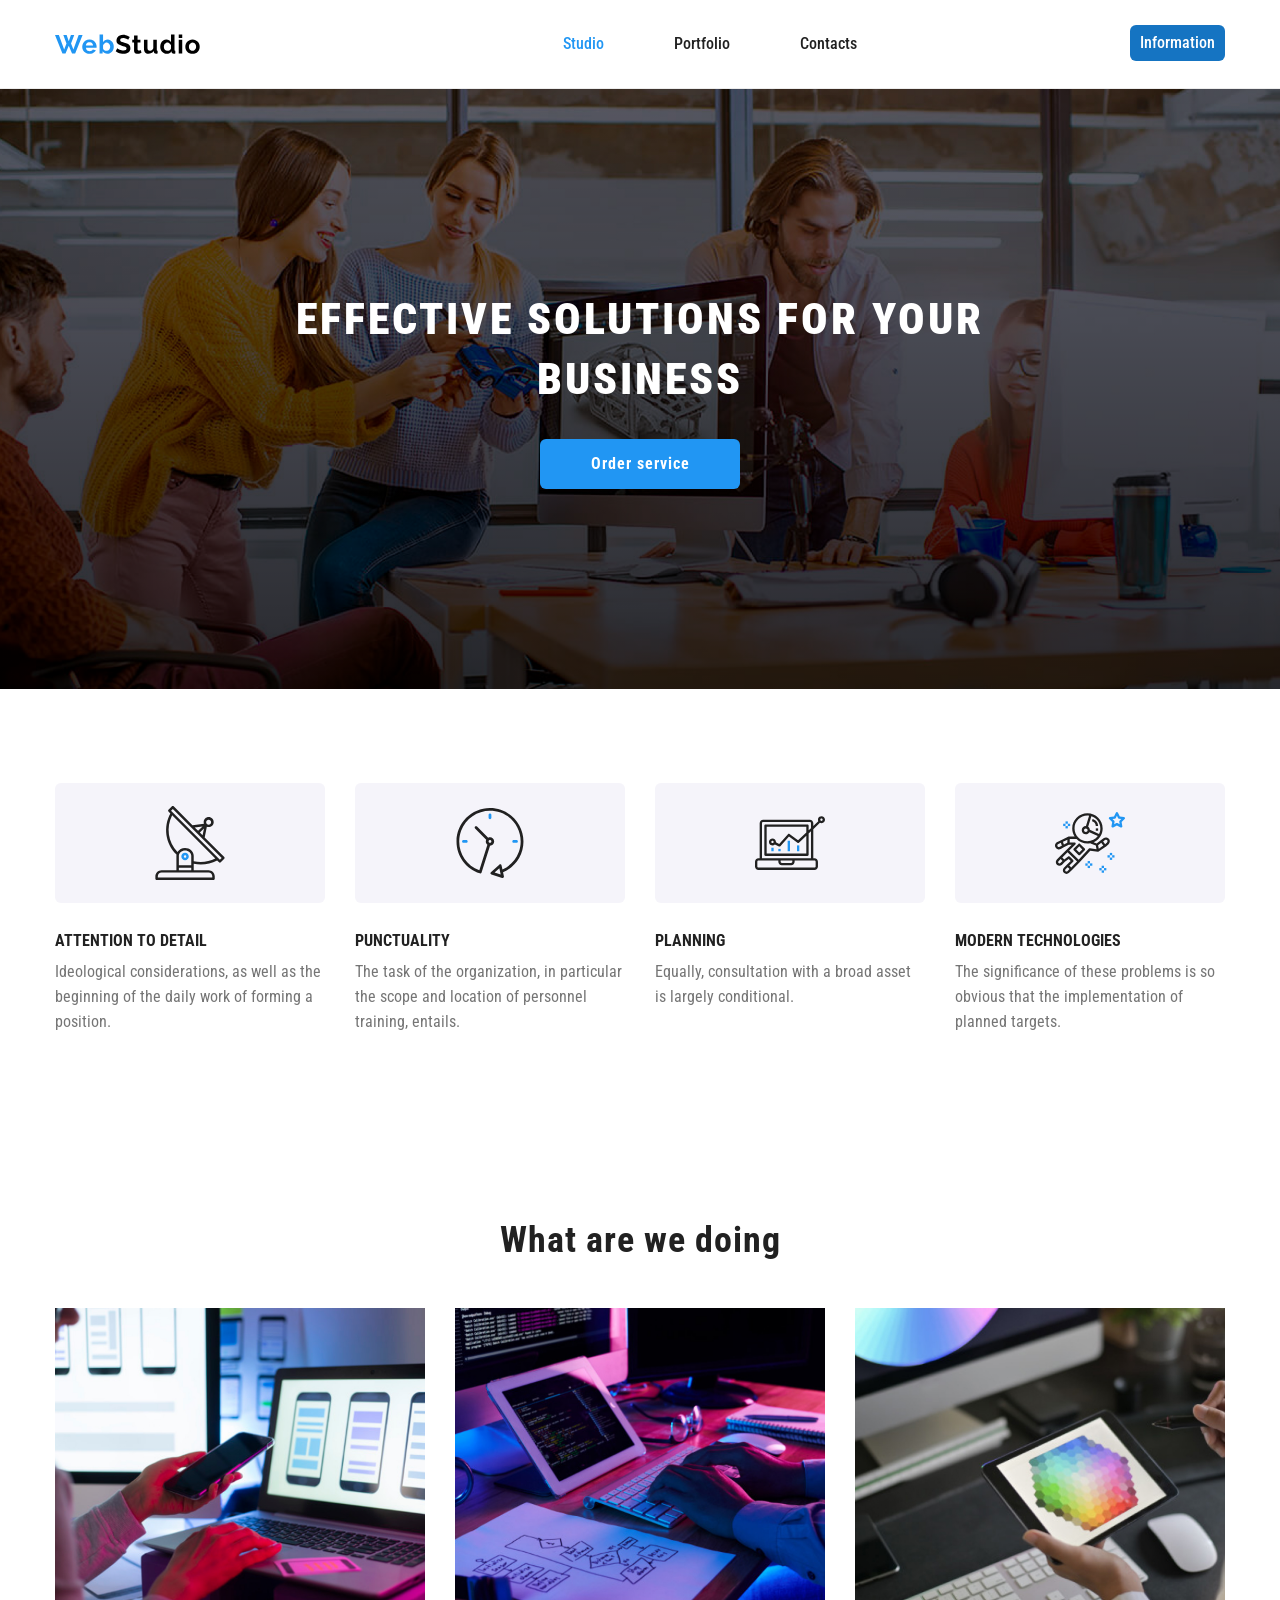
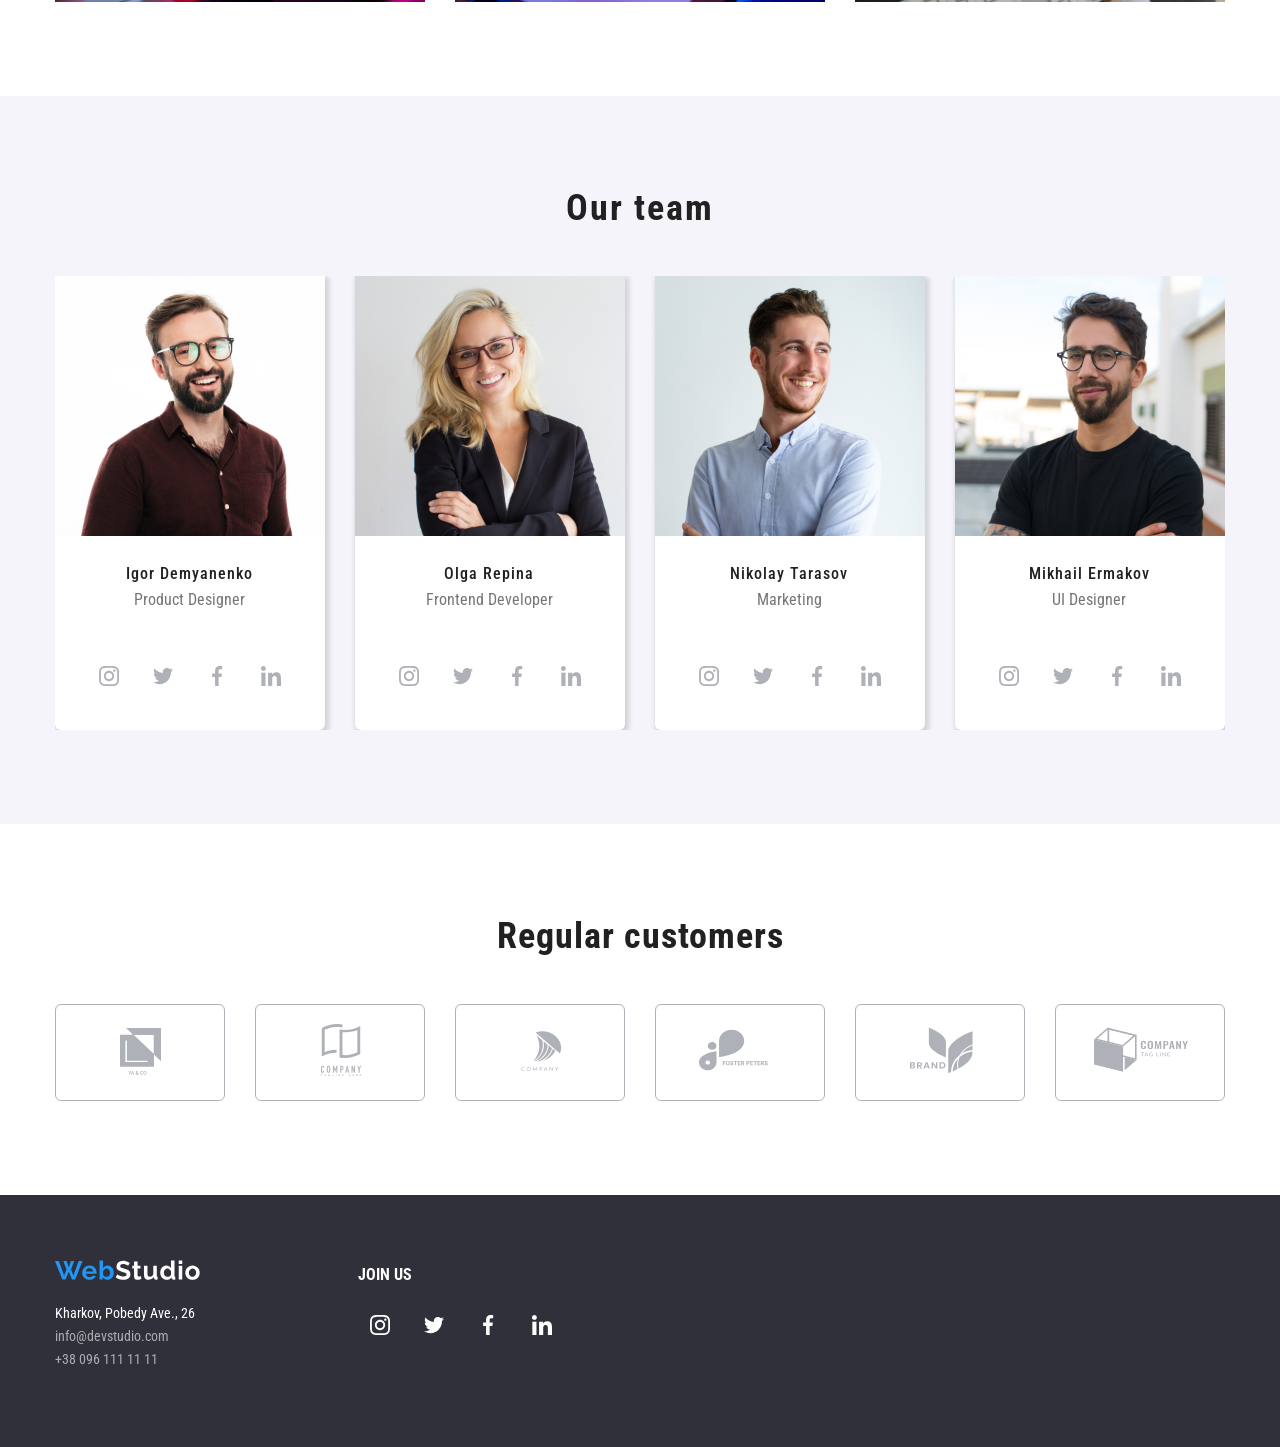
<file: Desktop/lessons-7-lessons-7/lessons-7-lessons-7/index.html>
<!DOCTYPE html>
<html lang="en">
  <head>
    <meta charset="UTF-8" />
    <meta name="viewport" content="width=device-width, initial-scale=1.0" />
    <title>WebStudio</title>
    <link rel="stylesheet" href="css/styles.css" />
  </head>

  <body>
    <header class="header">
      <div class="container header-container">
        <a class="header-logo" href="#">
          <img
            src="img/logo-header.svg"
            alt="WebStudio"
            width="145"
            height="31"
          />
        </a>

        <div class="burger-menu">
          <span></span>
        </div>

        <nav class="header-nav">
          <a class="active" href="#">Studio</a>
          <a href="/portfolio.html">Portfolio</a>
          <a href="#">Contacts</a>
        </nav>

        <div class="info-d">
          <a href="#">Information</a>
          <ul>
            <li>
              <a href="mailto:info@devstudio.com">info@devstudio.com</a>
            </li>
            <li>
              <a href="tel:+380961111111">+38 096 111 11 11</a>
            </li>
          </ul>
        </div>
      </div>
    </header>

    <main>
      <section class="hero">
        <div class="container">
          <div class="hero-box">
            <h1 class="hero-title">Effective solutions for your business</h1>
            <button class="hero-btn btn">Order service</button>
          </div>
        </div>
      </section>

      <section class="about">
        <div class="container about-boxes">
          <div class="about-box">
            <h2 class="about-title">Attention to detail</h2>
            <p class="about-p">
              Ideological considerations, as well as the beginning of the daily
              work of forming a position.
            </p>
          </div>
          
          <div class="about-box">
            <h2 class="about-title">Punctuality</h2>
            <p class="about-p">
              The task of the organization, in particular the scope and location
              of personnel training, entails.
            </p>
          </div>
          <div class="about-box">
            <h2 class="about-title">Planning</h2>
            <p class="about-p">
              Equally, consultation with a broad asset is largely conditional.
            </p>
          </div>

          <div class="about-box">
            <h2 class="about-title">Modern technologies</h2>
            <p class="about-p">
              The significance of these problems is so obvious that the
              implementation of planned targets.
            </p>
          </div>
        </div>
      </section>

      <section class="three">
        <div class="container">
          <h2 class="three-title">What are we doing</h2>
          <div class="three-two">
            <div class="cards">
              <div>
              <img src="img/img1.jpg" alt="image1" width="370" height="294" />
              <p class="cards-desc">Desktop Applications</p>
              </div>
            </div>
            <div class="cards">
              <div>
                <img src="img/img2.jpg" alt="image2" width="370" height="294" />
              <p class="cards-desc">Mobile applications</p>
              </div>
            </div>
            <div class="cards">
              <div>
                <img src="img/img3.jpg" alt="image3" width="370" height="294" />
              <p class="cards-desc">Design solutions</p>
              </div>
            </div>
          </div>
        </div>
      </section>

      <section class="last">
        <div class="container">
          <h2 class="last-title">Our team</h2>
          <div class="last-box">

            <div class="last-img">
              <img
                class="image"
                src="img/foto1.jpg"
                alt="foto1"
                width="270"
                height="260"
              />

              <div class="spacer">
                <div class="last-desc">
                <h3 class="last-h3">Igor Demyanenko</h3>
                <p class="last-p">Product Designer</p>
              </div>
              <div class="dlogo">
                <ul>
                  <li>
                    <a href="https://www.instagram.com">
                      <svg class="iconAFB1B8">
                        <use href="img/sprites.svg#Instagram1"></use>
                      </svg>
                    </a>
                  </li>
                  <li>
                    <a href="https://twitter.com">
                      <svg class="iconAFB1B8">
                        <use href="img/sprites.svg#twitter2"></use>
                      </svg>
                    </a>
                  </li>
                  <li>
                    <a href="https://www.facebook.com/">
                      <svg class="iconAFB1B8">
                        <use href="img/sprites.svg#facebook3"></use>
                      </svg>
                    </a>
                  </li>
                  <li>
                    <a href="https://fr.linkedin.com/">
                      <svg class="iconAFB1B8">
                        <use href="img/sprites.svg#linkedin4"></use>
                      </svg>
                    </a>
                  </li>
                </ul>
              </div>
              </div>
              
            </div>

            <div class="last-img">
              <img
                class="image"
                src="img/foto2.jpg"
                alt="foto2"
                width="270"
                height="260"
              />
              
              <div class="spacer">
                <div class="last-desc">
                <h3 class="last-h3">Olga Repina</h3>
                <p class="last-p">Frontend Developer</p>
              </div>
              <div class="dlogo">
                <ul>
                  <li>
                    <a href="https://www.instagram.com">
                      <svg class="iconAFB1B8">
                        <use href="img/sprites.svg#Instagram1"></use>
                      </svg>
                    </a>
                  </li>
                  <li>
                    <a href="https://twitter.com">
                      <svg class="iconAFB1B8">
                        <use href="img/sprites.svg#twitter2"></use>
                      </svg>
                    </a>
                  </li>
                  <li>
                    <a href="https://www.facebook.com/">
                      <svg class="iconAFB1B8">
                        <use href="img/sprites.svg#facebook3"></use>
                      </svg>
                    </a>
                  </li>
                  <li>
                    <a href="https://fr.linkedin.com/">
                      <svg class="iconAFB1B8">
                        <use href="img/sprites.svg#linkedin4"></use>
                      </svg>
                    </a>
                  </li>
                </ul>
              </div>
              </div>

            </div>
            <div class="last-img">
              <img
                class="image"
                src="img/foto3.jpg"
                alt="foto3"
                width="270"
                height="260"
              />

              <div class="spacer">
                <div class="last-desc">
                <h3 class="last-h3">Nikolay Tarasov</h3>
                <p class="last-p">Marketing</p>
              </div>
              <div class="dlogo">
                <ul>
                  <li>
                    <a href="https://www.instagram.com">
                      <svg class="iconAFB1B8">
                        <use href="img/sprites.svg#Instagram1"></use>
                      </svg>
                    </a>
                  </li>
                  <li>
                    <a href="https://twitter.com">
                      <svg class="iconAFB1B8">
                        <use href="img/sprites.svg#twitter2"></use>
                      </svg>
                    </a>
                  </li>
                  <li>
                    <a href="https://www.facebook.com/">
                      <svg class="iconAFB1B8">
                        <use href="img/sprites.svg#facebook3"></use>
                      </svg>
                    </a>
                  </li>
                  <li>
                    <a href="https://fr.linkedin.com/">
                      <svg class="iconAFB1B8">
                        <use href="img/sprites.svg#linkedin4"></use>
                      </svg>
                    </a>
                  </li>
                </ul>
              </div>
              </div>

            </div>
            <div class="last-img">
              <img
                class="image"
                src="img/foto4.jpg"
                alt="foto4"
                width="270"
                height="260"
              />

              <div class="spacer">
                <div class="last-desc">
                <h3 class="last-h3">Mikhail Ermakov</h3>
                <p class="last-p">UI Designer</p>
              </div>
              <div class="dlogo">
                <ul>
                  <li>
                    <a href="https://www.instagram.com">
                      <svg class="iconAFB1B8">
                        <use href="img/sprites.svg#Instagram1"></use>
                      </svg>
                    </a>
                  </li>
                  <li>
                    <a href="https://twitter.com">
                      <svg class="iconAFB1B8">
                        <use href="#twitter2"></use>
                      </svg>
                    </a>
                  </li>
                  <li>
                    <a href="https://www.facebook.com/">
                      <svg class="iconAFB1B8">
                        <use href="#facebook3"></use>
                      </svg>
                    </a>
                  </li>
                  <li>
                    <a href="https://fr.linkedin.com/">
                      <svg class="iconAFB1B8">
                        <use href="#linkedin4"></use>
                      </svg>
                    </a>
                  </li>
                </ul>
              </div>
              </div>

            </div>
          </div>
        </div>
      </section>

      <section class="three">
        <div class="container">
          <h2 class="three-title">Regular customers</h2>
          <div>
            <ul class="fox">
              <li>
                <svg class="iconAFB1B8106x60">
                  <use href="img/sprites.svg#regular"></use>
                </svg>
              </li>
              <li>
                <svg class="iconAFB1B8106x60">
                  <use href="img/sprites.svg#regular1"></use>
                </svg>
              </li>
              <li>
                <svg class="iconAFB1B8106x60">
                  <use href="#regular2"></use>
                </svg>
              </li>
              <li>
                <svg class="iconAFB1B8106x60">
                  <use href="#regular3"></use>
                </svg>
              </li>
              <li>
                <svg class="iconAFB1B8106x60">
                  <use href="#regular4"></use>
                </svg>
              </li>
              <li>
                <svg class="iconAFB1B8106x60">
                  <use href="#regular5"></use>
                </svg>
              </li>
            </ul>
          </div>
        </div>
      </section>
    </main>

    <footer>
      <section class="footer">
        <div class="container">
          <div class="blockfoot">
            <div class="footdiv1">
              <div class="footer-out">
                <a href="#">
                  <img
                    class="img-footer"
                    src="img/logo-footer.svg"
                    alt="Logo"
                    width="145"
                    height="31"
                  />
                </a>
              </div>
              <div class="footer-out2">
                <h3>Kharkov, Pobedy Ave., 26</h3>
              </div>
              <div class="footer-a">
                <a href="mailto:info@devstudio.com">info@devstudio.com</a>
              </div>
              <div class="footer-a">
                <a href="tel:+380961111111">+38 096 111 11 11</a>
              </div>
            </div>

            <div class="footdiv2">
              <div class="dlogofoot">
                <h3 class="footh3">join us</h3>
                <ul>
                  <li>
                    <a href="https://www.instagram.com">
                      <svg class="iconwhite">
                        <use href="img/sprites.svg#Instagram1"></use>
                      </svg>
                    </a>
                  </li>
                  <li>
                    <a href="https://twitter.com">
                      <svg class="iconwhite">
                        <use href="img/sprites.svg#twitter2"></use>
                      </svg>
                    </a>
                  </li>
                  <li>
                    <a href="https://www.facebook.com/">
                      <svg class="iconwhite">
                        <use href="img/sprites.svg#facebook3"></use>
                      </svg>
                    </a>
                  </li>
                  <li>
                    <a href="https://fr.linkedin.com/">
                      <svg class="iconwhite">
                        <use href="img/sprites.svg#linkedin4"></use>
                      </svg>
                    </a>
                  </li>
                </ul>
              </div>
            </div>
          </div>
        </div>
      </section>
    </footer>

    <svg class="hidden" xmlns="http://www.w3.org/2000/svg">
      <symbol id="facebook3" viewBox="0 0 20 20">
        <path
          d="M13.3309 3.32083H15.1567V0.140833C14.8417 0.0975 13.7584 0 12.4967 0C9.86422 0 8.06088 1.65583 8.06088 4.69917V7.5H5.15588V11.055H8.06088V20H11.6226V11.0558H14.4101L14.8526 7.50083H11.6217V5.05167C11.6226 4.02417 11.8992 3.32083 13.3309 3.32083Z"
        />
      </symbol>

      <symbol id="іnstagram1" viewBox="0 0 20 20">
        <path
          d="M19.9804 5.88005C19.9336 4.81738 19.7617 4.0868 19.5156 3.45374C19.2616 2.78176 18.8709 2.18014 18.359 1.68002C17.8589 1.1721 17.2533 0.777435 16.5891 0.527447C15.9524 0.281274 15.2256 0.109427 14.163 0.0625732C13.0924 0.0117516 12.7525 0 10.0371 0C7.32173 0 6.98185 0.0117516 5.91521 0.0586052C4.85253 0.105459 4.12195 0.277459 3.48904 0.523479C2.81692 0.777435 2.2153 1.16814 1.71517 1.68002C1.20726 2.18014 0.812743 2.78573 0.562603 3.44992C0.31643 4.0868 0.144583 4.81341 0.0977294 5.87609C0.0469078 6.9467 0.0351562 7.28658 0.0351562 10.002C0.0351562 12.7173 0.0469078 13.0572 0.0937614 14.1239C0.140615 15.1865 0.312615 15.9171 0.558787 16.5502C0.812743 17.2221 1.20726 17.8238 1.71517 18.3239C2.2153 18.8318 2.82088 19.2265 3.48508 19.4765C4.12195 19.7226 4.84856 19.8945 5.91139 19.9413C6.97788 19.9883 7.31791 19.9999 10.0333 19.9999C12.7487 19.9999 13.0885 19.9883 14.1552 19.9413C15.2179 19.8945 15.9484 19.7226 16.5813 19.4765C17.9254 18.9568 18.9881 17.8941 19.5078 16.5502C19.7538 15.9133 19.9258 15.1865 19.9727 14.1239C20.0195 13.0572 20.0313 12.7173 20.0313 10.002C20.0313 7.28658 20.0273 6.9467 19.9804 5.88005ZM18.1794 14.0457C18.1364 15.0225 17.9723 15.5499 17.8356 15.9015C17.4995 16.7728 16.808 17.4643 15.9367 17.8004C15.5851 17.9372 15.0538 18.1012 14.0809 18.1441C13.026 18.1911 12.7096 18.2027 10.0411 18.2027C7.37255 18.2027 7.05221 18.1911 6.00113 18.1441C5.02438 18.1012 4.49693 17.9372 4.1453 17.8004C3.71171 17.6402 3.31704 17.3862 2.9967 17.0541C2.6646 16.7298 2.41065 16.3391 2.2504 15.9055C2.11365 15.5539 1.94959 15.0225 1.90671 14.0497C1.8597 12.9948 1.8481 12.6783 1.8481 10.0097C1.8481 7.34122 1.8597 7.02087 1.90671 5.96995C1.94959 4.99319 2.11365 4.46575 2.2504 4.11412C2.41065 3.68038 2.6646 3.28586 3.00067 2.96536C3.32483 2.63327 3.71553 2.37931 4.14927 2.21921C4.5009 2.08247 5.03231 1.9184 6.0051 1.87537C7.05999 1.82851 7.37652 1.81676 10.0449 1.81676C12.7174 1.81676 13.0337 1.82851 14.0848 1.87537C15.0616 1.9184 15.589 2.08247 15.9407 2.21921C16.3742 2.37931 16.7689 2.63327 17.0893 2.96536C17.4213 3.28967 17.6753 3.68038 17.8356 4.11412C17.9723 4.46575 18.1364 4.99701 18.1794 5.96995C18.2263 7.02484 18.238 7.34122 18.238 10.0097C18.238 12.6783 18.2263 12.9908 18.1794 14.0457Z"
        />
        <path
          d="M10.0371 4.86426C7.20074 4.86426 4.89941 7.16543 4.89941 10.002C4.89941 12.8385 7.20074 15.1397 10.0371 15.1397C12.8737 15.1397 15.1749 12.8385 15.1749 10.002C15.1749 7.16543 12.8737 4.86426 10.0371 4.86426ZM10.0371 13.3347C8.19702 13.3347 6.70442 11.8422 6.70442 10.002C6.70442 8.16172 8.19702 6.66927 10.0371 6.66927C11.8774 6.66927 13.3698 8.16172 13.3698 10.002C13.3698 11.8422 11.8774 13.3347 10.0371 13.3347Z"
        />
        <path
          d="M16.5775 4.66134C16.5775 5.3237 16.0404 5.86076 15.3779 5.86076C14.7155 5.86076 14.1785 5.3237 14.1785 4.66134C14.1785 3.99882 14.7155 3.46191 15.3779 3.46191C16.0404 3.46191 16.5775 3.99882 16.5775 4.66134Z"
        />
      </symbol>

      <symbol id="linkedin4" viewBox="0 0 20 20">
        <path
          d="M19.9951 19.9999V19.999H20.0001V12.664C20.0001 9.07569 19.2276 6.31152 15.0326 6.31152C13.0159 6.31152 11.6626 7.41819 11.1101 8.46736H11.0517V6.64652H7.07422V19.999H11.2159V13.3874C11.2159 11.6465 11.5459 9.96319 13.7017 9.96319C15.8259 9.96319 15.8576 11.9499 15.8576 13.499V19.9999H19.9951Z"
        />
        <path d="M0.329956 6.64746H4.47662V20H0.329956V6.64746Z" />
        <path
          d="M2.40167 0C1.07583 0 0 1.07583 0 2.40167C0 3.7275 1.07583 4.82583 2.40167 4.82583C3.7275 4.82583 4.80333 3.7275 4.80333 2.40167C4.8025 1.07583 3.72667 0 2.40167 0V0Z"
        />
      </symbol>

      <symbol id="twitter2" viewBox="0 0 20 20">
        <path
          d="M20 3.79875C19.2563 4.125 18.4637 4.34125 17.6375 4.44625C18.4875 3.93875 19.1363 3.14125 19.4412 2.18C18.6488 2.6525 17.7738 2.98625 16.8412 3.1725C16.0887 2.37125 15.0162 1.875 13.8462 1.875C11.5763 1.875 9.74875 3.7175 9.74875 5.97625C9.74875 6.30125 9.77625 6.61375 9.84375 6.91125C6.435 6.745 3.41875 5.11125 1.3925 2.6225C1.03875 3.23625 0.83125 3.93875 0.83125 4.695C0.83125 6.115 1.5625 7.37375 2.6525 8.1025C1.99375 8.09 1.3475 7.89875 0.8 7.5975C0.8 7.61 0.8 7.62625 0.8 7.6425C0.8 9.635 2.22125 11.29 4.085 11.6712C3.75125 11.7625 3.3875 11.8062 3.01 11.8062C2.7475 11.8062 2.4825 11.7913 2.23375 11.7362C2.765 13.36 4.2725 14.5538 6.065 14.5925C4.67 15.6838 2.89875 16.3412 0.98125 16.3412C0.645 16.3412 0.3225 16.3263 0 16.285C1.81625 17.4563 3.96875 18.125 6.29 18.125C13.835 18.125 17.96 11.875 17.96 6.4575C17.96 6.27625 17.9538 6.10125 17.945 5.9275C18.7588 5.35 19.4425 4.62875 20 3.79875Z"
        />
      </symbol>

      <symbol id="regular" viewBox="0 0 106 60">
        <path
          fill-rule="evenodd"
          clip-rule="evenodd"
          d="M38 7L45.0078 13.6341L32 13.6265V45.8137H66V33.507L73 40.1338V7H38ZM65.6924 32.7283L45.8226 13.918H65.6924V32.7283ZM59.5231 41.1055H37.3801V19.4579H38.9453V39.6397H59.5231V41.1055ZM42.6089 50.0991L41.791 51.7837L40.9731 50.0991H40.2871L41.481 52.3452V53.6538H42.1011V52.3452L43.2925 50.0991H42.6089ZM43.6367 53.6538L43.9248 52.8262H45.3018L45.5923 53.6538H46.2368L44.8916 50.0991H44.3374L42.9946 53.6538H43.6367ZM44.6133 50.8535L45.1284 52.3281H44.0981L44.6133 50.8535ZM47.8701 52.2427C47.7806 52.3794 47.7358 52.5299 47.7358 52.6943C47.7358 52.9938 47.8408 53.2371 48.0508 53.4243C48.2624 53.6099 48.5439 53.7026 48.8955 53.7026C49.2471 53.7026 49.5498 53.6074 49.8037 53.417L50.0039 53.6538H50.6924L50.1699 53.0361C50.375 52.7562 50.4775 52.3973 50.4775 51.9595H49.9624C49.9624 52.1987 49.9128 52.416 49.8135 52.6113L49.1274 51.8008L49.3691 51.625C49.54 51.5013 49.6629 51.3776 49.7378 51.2539C49.8127 51.1286 49.8501 50.9919 49.8501 50.8438C49.8501 50.6191 49.7671 50.4312 49.6011 50.2798C49.4367 50.1268 49.2251 50.0503 48.9663 50.0503C48.6798 50.0503 48.452 50.1317 48.2827 50.2944C48.1134 50.4556 48.0288 50.6753 48.0288 50.9536C48.0288 51.0675 48.0557 51.1855 48.1094 51.3076C48.1647 51.4297 48.2616 51.5778 48.3999 51.752C48.1362 51.9408 47.9596 52.1043 47.8701 52.2427ZM49.4741 53.0288C49.3 53.1623 49.1128 53.229 48.9126 53.229C48.7352 53.229 48.5936 53.1777 48.4878 53.0752C48.382 52.9727 48.3291 52.8392 48.3291 52.6748C48.3291 52.4844 48.4268 52.3151 48.6221 52.167L48.6978 52.1133L49.4741 53.0288ZM48.8369 51.4541C48.6693 51.2474 48.5854 51.0757 48.5854 50.939C48.5854 50.8201 48.6196 50.7217 48.688 50.6436C48.7563 50.5654 48.8483 50.5264 48.9639 50.5264C49.0713 50.5264 49.16 50.5597 49.23 50.6265C49.3 50.6916 49.335 50.7705 49.335 50.8633C49.335 51.0033 49.2845 51.118 49.1836 51.2075L49.1079 51.2686L48.8369 51.4541ZM54.623 53.3853C54.8672 53.172 55.0072 52.8758 55.043 52.4966H54.4277C54.3952 52.7505 54.3179 52.932 54.1958 53.041C54.0737 53.1501 53.8914 53.2046 53.6489 53.2046C53.3836 53.2046 53.1818 53.1037 53.0435 52.9019C52.9067 52.7 52.8384 52.4071 52.8384 52.0229V51.708C52.8416 51.3288 52.9149 51.0415 53.0581 50.8462C53.203 50.6493 53.4097 50.5508 53.6782 50.5508C53.9093 50.5508 54.0843 50.6077 54.2031 50.7217C54.3236 50.834 54.3984 51.0179 54.4277 51.2734H55.043C55.0039 50.8844 54.8647 50.5833 54.6255 50.3701C54.3862 50.1569 54.0705 50.0503 53.6782 50.0503C53.3869 50.0503 53.1297 50.1195 52.9067 50.2578C52.6854 50.3962 52.5153 50.5931 52.3965 50.8486C52.2777 51.1042 52.2183 51.3996 52.2183 51.7349V52.0669C52.2231 52.394 52.2842 52.6813 52.4014 52.9287C52.5186 53.1761 52.6846 53.3674 52.8994 53.5024C53.1159 53.6359 53.3657 53.7026 53.6489 53.7026C54.0542 53.7026 54.3789 53.5968 54.623 53.3853ZM58.2534 52.8872C58.3739 52.6235 58.4341 52.3175 58.4341 51.9692V51.7715C58.4325 51.4248 58.3706 51.1213 58.2485 50.8608C58.1265 50.5988 57.9531 50.3986 57.7285 50.2603C57.5055 50.1203 57.2492 50.0503 56.9595 50.0503C56.6698 50.0503 56.4126 50.1211 56.188 50.2627C55.965 50.4027 55.7917 50.6053 55.668 50.8706C55.5459 51.1359 55.4849 51.4419 55.4849 51.7886V51.9888C55.4865 52.3289 55.5483 52.6292 55.6704 52.8896C55.7941 53.1501 55.9683 53.3511 56.1929 53.4927C56.4191 53.6326 56.6763 53.7026 56.9644 53.7026C57.2557 53.7026 57.5129 53.6326 57.7358 53.4927C57.9604 53.3511 58.133 53.1493 58.2534 52.8872ZM57.5918 50.8779C57.7415 51.0879 57.8164 51.3898 57.8164 51.7837V51.9692C57.8164 52.3696 57.7423 52.674 57.5942 52.8823C57.4478 53.0907 57.2378 53.1948 56.9644 53.1948C56.6942 53.1948 56.4826 53.0882 56.3296 52.875C56.1782 52.6618 56.1025 52.3599 56.1025 51.9692V51.7642C56.1058 51.3817 56.1823 51.0863 56.332 50.8779C56.4834 50.668 56.6925 50.563 56.9595 50.563C57.2329 50.563 57.4437 50.668 57.5918 50.8779Z"
        />
      </symbol>

      <symbol id="regular2" viewBox="0 0 106 60">
        <path
          d="M36.4063 49.1018C36.4222 49.1022 36.4379 49.1053 36.4524 49.111C36.4669 49.1167 36.4799 49.1248 36.4908 49.135L36.7089 49.3435C36.5396 49.5122 36.3304 49.6472 36.0955 49.7391C35.8204 49.8395 35.5239 49.8879 35.2257 49.8813C34.9455 49.8863 34.6671 49.8411 34.4078 49.7486C34.1739 49.6636 33.9638 49.536 33.7916 49.3743C33.6159 49.2065 33.4805 49.01 33.3935 48.7962C33.2982 48.5578 33.2512 48.3069 33.2545 48.0546C33.2506 47.8007 33.3015 47.5483 33.4044 47.3107C33.4997 47.0955 33.6433 46.8989 33.827 46.7326C34.0132 46.5694 34.2359 46.4412 34.4814 46.3558C34.7499 46.2654 35.0359 46.2203 35.3239 46.2232C35.5914 46.2175 35.8575 46.2586 36.1064 46.344C36.3223 46.4254 36.5206 46.5384 36.6926 46.6781L36.5099 46.9008C36.4973 46.9165 36.4816 46.9301 36.4635 46.941C36.442 46.9539 36.4159 46.9598 36.3899 46.9576C36.3616 46.9559 36.3343 46.9478 36.3109 46.9339L36.2127 46.8747L36.0764 46.7989C36.0175 46.7707 35.9565 46.7462 35.8937 46.7255C35.8128 46.7003 35.7299 46.6805 35.6456 46.6662C35.5386 46.6491 35.4299 46.6412 35.3211 46.6425C35.1138 46.6403 34.908 46.6741 34.7159 46.742C34.5367 46.805 34.375 46.9003 34.2415 47.0216C34.1055 47.1507 34.0007 47.3021 33.9334 47.467C33.8566 47.6556 33.8187 47.8545 33.8216 48.0546C33.8183 48.2578 33.8561 48.4598 33.9334 48.6516C33.9999 48.8151 34.1027 48.9656 34.236 49.0947C34.3609 49.215 34.5157 49.309 34.6886 49.3695C34.8666 49.4336 35.0576 49.4659 35.2503 49.4643C35.3615 49.4658 35.4728 49.4594 35.5829 49.4453C35.7627 49.4263 35.9351 49.372 36.0873 49.2866C36.1636 49.2429 36.2356 49.1937 36.3027 49.1397C36.3307 49.1165 36.3676 49.103 36.4063 49.1018Z"
        />
        <path
          d="M42.7044 48.0537C42.7078 48.3051 42.6579 48.5548 42.5572 48.7905C42.4684 49.0042 42.3284 49.1992 42.1465 49.3625C41.9646 49.5259 41.745 49.6539 41.5021 49.7381C40.9683 49.915 40.3782 49.915 39.8444 49.7381C39.603 49.6526 39.3848 49.5243 39.2037 49.3614C39.0219 49.1951 38.8809 48.9984 38.7893 48.7834C38.5929 48.3062 38.5929 47.7846 38.7893 47.3074C38.8823 47.0922 39.0231 46.895 39.2037 46.727C39.3864 46.5693 39.6045 46.4459 39.8444 46.3646C40.3775 46.1845 40.969 46.1845 41.5021 46.3646C41.7443 46.45 41.9634 46.5783 42.1455 46.7412C42.325 46.9059 42.465 47.1 42.5572 47.3122C42.6582 47.5494 42.7081 47.8008 42.7044 48.0537ZM42.1319 48.0537C42.1362 47.8526 42.1011 47.6523 42.0283 47.4614C41.9672 47.2979 41.8679 47.1471 41.7366 47.0184C41.6087 46.8967 41.4513 46.8012 41.2758 46.7389C40.8879 46.6093 40.4586 46.6093 40.0707 46.7389C39.8952 46.8012 39.7378 46.8967 39.6099 47.0184C39.4768 47.1463 39.3764 47.2973 39.3155 47.4614C39.1768 47.8471 39.1768 48.2603 39.3155 48.646C39.377 48.8098 39.4773 48.9607 39.6099 49.089C39.7379 49.2099 39.8953 49.3046 40.0707 49.3661C40.4593 49.4924 40.8872 49.4924 41.2758 49.3661C41.4512 49.3046 41.6086 49.2099 41.7366 49.089C41.8673 48.96 41.9665 48.8093 42.0283 48.646C42.1015 48.4551 42.1365 48.2548 42.1319 48.0537Z"
        />
        <path
          d="M47.0013 48.6746L47.0586 48.8072C47.0804 48.7599 47.0995 48.7172 47.1213 48.6746C47.1421 48.63 47.1657 48.5865 47.1922 48.5443L48.5854 46.3437C48.6127 46.3058 48.6372 46.2821 48.6645 46.275C48.7015 46.2652 48.7403 46.2612 48.779 46.2632H49.1907V49.8424H48.7026V47.2107C48.7026 47.1775 48.7026 47.1396 48.7026 47.0994C48.7 47.0583 48.7 47.0172 48.7026 46.9762L47.3012 49.2076C47.2834 49.241 47.255 49.2692 47.2192 49.289C47.1834 49.3087 47.1418 49.3191 47.0995 49.3189H47.0204C46.9779 49.3194 46.9362 49.3091 46.9004 49.2894C46.8646 49.2696 46.8362 49.2412 46.8186 49.2076L45.3763 46.962C45.3763 47.0046 45.3763 47.0472 45.3763 47.0899C45.3763 47.1325 45.3763 47.1704 45.3763 47.2036V49.8353H44.9047V46.2632H45.3164C45.355 46.2612 45.3938 46.2652 45.4309 46.275C45.4647 46.2896 45.4916 46.3139 45.5072 46.3437L46.9304 48.5467C46.9584 48.5874 46.9821 48.6302 47.0013 48.6746Z"
        />
        <path
          d="M52.2444 48.4967V49.8374H51.6991V46.2631H52.9151C53.1446 46.2592 53.3735 46.2856 53.594 46.3412C53.7705 46.3847 53.9341 46.4606 54.0739 46.5639C54.195 46.6607 54.2883 46.7807 54.3465 46.9145C54.4109 47.0603 54.4423 47.2155 54.4392 47.3716C54.4416 47.5284 54.4073 47.6839 54.3383 47.8288C54.2728 47.9659 54.1721 48.0882 54.0439 48.1864C53.904 48.294 53.7395 48.3747 53.5613 48.4233C53.349 48.4822 53.127 48.5103 52.9042 48.5062L52.2444 48.4967ZM52.2444 48.113H52.9042C53.0475 48.1146 53.1902 48.0962 53.3268 48.0585C53.4395 48.0256 53.5433 47.9732 53.6322 47.9046C53.7141 47.839 53.7775 47.758 53.8176 47.6677C53.8622 47.5722 53.8844 47.4699 53.883 47.3669C53.8893 47.2675 53.8707 47.1681 53.8283 47.0757C53.7859 46.9832 53.7208 46.8999 53.6376 46.8315C53.4293 46.6902 53.1677 46.6218 52.9042 46.6397H52.2444V48.113Z"
        />
        <path
          d="M59.5731 49.8423H59.1423C59.0991 49.8437 59.0566 49.832 59.0223 49.8091C58.9914 49.7868 58.9671 49.7584 58.9514 49.7262L58.5806 48.8615H56.7185L56.334 49.7262C56.3199 49.7578 56.2964 49.7856 56.2659 49.8067C56.2312 49.831 56.1877 49.8436 56.1432 49.8423H55.7124L57.3483 46.2627H57.9154L59.5731 49.8423ZM56.8739 48.5133H58.4116L57.7627 47.0563C57.7131 46.9467 57.6721 46.8343 57.64 46.7199L57.5773 46.9071C57.5582 46.9639 57.5364 47.016 57.5173 47.0587L56.8739 48.5133Z"
        />
        <path
          d="M61.9288 46.2794C61.9614 46.2949 61.9894 46.3168 62.0106 46.3433L64.3962 49.0416C64.3962 48.9989 64.3962 48.9563 64.3962 48.916C64.3962 48.8758 64.3962 48.8355 64.3962 48.7976V46.2628H64.8843V49.8423H64.6116C64.5729 49.8433 64.5345 49.836 64.4998 49.821C64.4662 49.8039 64.4365 49.7814 64.4126 49.7546L62.0297 47.0587C62.0323 47.0998 62.0323 47.1409 62.0297 47.1819C62.0297 47.2222 62.0297 47.2577 62.0297 47.2909V49.8423H61.5416V46.2628H61.8306C61.8644 46.262 61.8979 46.2676 61.9288 46.2794Z"
        />
        <path
          d="M68.9031 48.4193V49.8407H68.3578V48.4193L66.8501 46.2635H67.3381C67.3802 46.2614 67.4218 46.2723 67.4554 46.2943C67.4851 46.3173 67.51 46.3446 67.529 46.3749L68.4724 47.7655C68.5105 47.8247 68.5432 47.8792 68.5705 47.9313C68.5978 47.9834 68.6196 48.0332 68.6387 48.0829L68.7096 47.9289C68.736 47.8726 68.767 47.818 68.8023 47.7655L69.732 46.3654C69.7516 46.3375 69.7754 46.312 69.8029 46.2896C69.8352 46.265 69.8772 46.2523 69.9201 46.2541H70.4136L68.9031 48.4193Z"
        />
        <path
          d="M46.7314 40.2563C46.9686 40.2823 47.2086 40.3036 47.4512 40.3226C51.1301 38.8927 54.2422 36.5525 56.3987 33.5943C58.5552 30.6362 59.6603 27.1914 59.5759 23.6905L55.5216 20.168C56.346 23.8953 55.9604 27.7483 54.408 31.2961C52.8555 34.8438 50.1976 37.9462 46.7314 40.2563Z"
        />
        <path
          d="M45.2837 40.0929L45.3928 40.1118C49.0966 37.81 51.9205 34.5957 53.4993 30.8845C55.078 27.1733 55.3389 23.1359 54.2483 19.2945L48.4737 14.2773C50.8094 18.4014 51.7495 23.0168 51.1848 27.5868C50.6201 32.1568 48.5737 36.4936 45.2837 40.0929Z"
        />
        <path
          d="M64.868 27.8271C63.8869 31.6737 61.5042 35.1429 58.0736 37.7195C57.0717 38.4761 55.991 39.1502 54.8455 39.733C57.6389 39.0196 60.2065 37.7584 62.3503 36.0466C64.494 34.3347 66.1567 32.218 67.21 29.8596L64.868 27.8271Z"
        />
        <path d="M63.949 27.2604L60.6146 24.3633C60.5508 27.6664 59.47 30.8944
        57.4845 33.7117C55.499 36.5291 52.6813 38.833 49.3242
        40.3841H49.3406C50.0887 40.3838 50.8362 40.3451 51.579 40.268C54.7164
        39.1554 57.488 37.3853 59.6464 35.1156C61.8049 32.8459 63.283 30.1472
        63.949 27.2604Z/>
        <path
          d="M45.7663 12.1612L41.7883 8.7002C38.2322 9.89415 35.1738 11.9931 33.0134 14.7223C30.8529 17.4515 29.6912 20.6838 29.6801 23.9961V23.9961C29.6934 27.6562 31.1113 31.2079 33.7093 34.089C36.3073 36.9702 39.9371 39.0162 44.0241 39.9033C47.6725 36.0412 49.8086 31.269 50.1219 26.28C50.4352 21.291 48.9094 16.3452 45.7663 12.1612Z"
        />
        <path
          d="M73.1401 26.7277C73.1257 22.3852 71.1339 18.2242 67.5997 15.1535C64.0656 12.0829 59.2764 10.3524 54.2784 10.3399C51.9688 10.3378 49.6789 10.7081 47.5249 11.4319L71.8805 32.593C72.7144 30.7225 73.1415 28.7337 73.1401 26.7277Z"
        />
      </symbol>

      <symbol id="regular3" viewBox="0 0 106 60">
        <path
          d="M24.1462 21.1035H24.1433C21.7453 21.1035 19.8013 22.8311 19.8013 24.9622V24.9647C19.8013 27.0958 21.7453 28.8234 24.1433 28.8234H24.1462C26.5442 28.8234 28.4882 27.0958 28.4882 24.9647V24.9622C28.4882 22.8311 26.5442 21.1035 24.1462 21.1035Z"
        />
        <path
          d="M56.195 19.8695C56.1882 16.9095 54.8623 14.0725 52.5074 11.9792C50.1525 9.88592 46.9604 8.70692 43.6297 8.7002V8.7002C40.298 8.70557 37.1045 9.88398 34.7484 11.9774C32.3922 14.0708 31.0655 16.9087 31.0587 19.8695V36.1924C31.0587 36.1924 56.1922 33.7047 56.195 19.8721V19.8695Z"
        />
        <path
          d="M11 41.5495C11.006 43.6091 11.9291 45.5828 13.5676 47.0394C15.2061 48.496 17.4267 49.317 19.7442 49.3231C22.0612 49.317 24.2814 48.4963 25.9197 47.0403C27.5581 45.5843 28.4816 43.6112 28.4884 41.552V30.1943C28.4884 30.1943 11 31.9266 11 41.5495ZM19.7442 43.5844C19.2913 43.5844 18.8486 43.4651 18.472 43.2415C18.0955 43.0179 17.802 42.7001 17.6287 42.3282C17.4554 41.9564 17.41 41.5472 17.4984 41.1525C17.5867 40.7577 17.8048 40.3951 18.125 40.1105C18.4453 39.8259 18.8533 39.6321 19.2975 39.5536C19.7416 39.4751 20.202 39.5154 20.6205 39.6694C21.0389 39.8234 21.3965 40.0843 21.6481 40.4189C21.8997 40.7535 22.034 41.147 22.034 41.5495C22.0351 41.8173 21.9767 42.0828 21.8622 42.3306C21.7476 42.5783 21.5791 42.8036 21.3664 42.9933C21.1536 43.1831 20.9008 43.3337 20.6224 43.4364C20.3441 43.5392 20.0456 43.5921 19.7442 43.5921V43.5844Z"
        />
        <path
          d="M37.4177 42.4639H35.7302V44.207H34.8513V39.9414H37.6287V40.6533H35.7302V41.7549H37.4177V42.4639ZM41.6423 42.1709C41.6423 42.5908 41.5681 42.959 41.4197 43.2754C41.2712 43.5918 41.0583 43.8359 40.781 44.0078C40.5056 44.1797 40.1892 44.2656 39.8318 44.2656C39.4783 44.2656 39.1628 44.1807 38.8855 44.0107C38.6082 43.8408 38.3933 43.5986 38.241 43.2842C38.0886 42.9678 38.0115 42.6045 38.0095 42.1943V41.9834C38.0095 41.5635 38.0847 41.1943 38.2351 40.876C38.3875 40.5557 38.6013 40.3105 38.8767 40.1406C39.1541 39.9688 39.4705 39.8828 39.8259 39.8828C40.1814 39.8828 40.4968 39.9688 40.7722 40.1406C41.0496 40.3105 41.2634 40.5557 41.4138 40.876C41.5662 41.1943 41.6423 41.5625 41.6423 41.9805V42.1709ZM40.7517 41.9775C40.7517 41.5303 40.6716 41.1904 40.5115 40.958C40.3513 40.7256 40.1228 40.6094 39.8259 40.6094C39.531 40.6094 39.3035 40.7246 39.1433 40.9551C38.9832 41.1836 38.9021 41.5195 38.9001 41.9629V42.1709C38.9001 42.6064 38.9802 42.9443 39.1404 43.1846C39.3005 43.4248 39.531 43.5449 39.8318 43.5449C40.1267 43.5449 40.3533 43.4297 40.5115 43.1992C40.6697 42.9668 40.7498 42.6289 40.7517 42.1855V41.9775ZM44.4929 43.0879C44.4929 42.9219 44.4343 42.7949 44.3171 42.707C44.2 42.6172 43.989 42.5234 43.6843 42.4258C43.3796 42.3262 43.1384 42.2285 42.9607 42.1328C42.4763 41.8711 42.2341 41.5186 42.2341 41.0752C42.2341 40.8447 42.2986 40.6396 42.4275 40.46C42.5583 40.2783 42.7449 40.1367 42.9871 40.0352C43.2312 39.9336 43.5046 39.8828 43.8074 39.8828C44.1121 39.8828 44.3835 39.9385 44.6218 40.0498C44.8601 40.1592 45.0447 40.3145 45.1755 40.5156C45.3083 40.7168 45.3748 40.9453 45.3748 41.2012H44.4958C44.4958 41.0059 44.4343 40.8545 44.3113 40.7471C44.1882 40.6377 44.0154 40.583 43.7927 40.583C43.5779 40.583 43.4109 40.6289 43.2917 40.7207C43.1726 40.8105 43.113 40.9297 43.113 41.0781C43.113 41.2168 43.1824 41.333 43.321 41.4268C43.4617 41.5205 43.6677 41.6084 43.9392 41.6904C44.4392 41.8408 44.8035 42.0273 45.032 42.25C45.2605 42.4727 45.3748 42.75 45.3748 43.082C45.3748 43.4512 45.2351 43.7412 44.9558 43.9521C44.6765 44.1611 44.3005 44.2656 43.8279 44.2656C43.4998 44.2656 43.2009 44.2061 42.9314 44.0869C42.6619 43.9658 42.4558 43.8008 42.3132 43.5918C42.1726 43.3828 42.1023 43.1406 42.1023 42.8652H42.9841C42.9841 43.3359 43.2654 43.5713 43.8279 43.5713C44.0369 43.5713 44.2 43.5293 44.3171 43.4453C44.4343 43.3594 44.4929 43.2402 44.4929 43.0879ZM49.1833 40.6533H47.8767V44.207H46.9978V40.6533H45.7087V39.9414H49.1833V40.6533ZM52.2537 42.3584H50.5662V43.501H52.5466V44.207H49.6873V39.9414H52.5408V40.6533H50.5662V41.6699H52.2537V42.3584ZM54.6414 42.6455H53.9412V44.207H53.0623V39.9414H54.6472C55.1511 39.9414 55.5398 40.0537 55.8132 40.2783C56.0867 40.5029 56.2234 40.8203 56.2234 41.2305C56.2234 41.5215 56.1599 41.7646 56.033 41.96C55.908 42.1533 55.7175 42.3076 55.4617 42.4229L56.3845 44.166V44.207H55.4412L54.6414 42.6455ZM53.9412 41.9336H54.6501C54.8708 41.9336 55.0417 41.8779 55.1628 41.7666C55.2839 41.6533 55.3445 41.498 55.3445 41.3008C55.3445 41.0996 55.2869 40.9414 55.1716 40.8262C55.0583 40.7109 54.8835 40.6533 54.6472 40.6533H53.9412V41.9336ZM59.2673 42.7041V44.207H58.3884V39.9414H60.0525C60.3728 39.9414 60.6541 40 60.8962 40.1172C61.1404 40.2344 61.3279 40.4014 61.4587 40.6182C61.5896 40.833 61.655 41.0781 61.655 41.3535C61.655 41.7715 61.5115 42.1016 61.2244 42.3438C60.9392 42.584 60.5437 42.7041 60.0378 42.7041H59.2673ZM59.2673 41.9922H60.0525C60.2849 41.9922 60.4617 41.9375 60.5828 41.8281C60.7058 41.7188 60.7673 41.5625 60.7673 41.3594C60.7673 41.1504 60.7058 40.9814 60.5828 40.8525C60.4597 40.7236 60.2898 40.6572 60.073 40.6533H59.2673V41.9922ZM64.8279 42.3584H63.1404V43.501H65.1208V44.207H62.2615V39.9414H65.115V40.6533H63.1404V41.6699H64.8279V42.3584ZM68.906 40.6533H67.5994V44.207H66.7205V40.6533H65.4314V39.9414H68.906V40.6533ZM71.9763 42.3584H70.2888V43.501H72.2693V44.207H69.4099V39.9414H72.2634V40.6533H70.2888V41.6699H71.9763V42.3584ZM74.364 42.6455H73.6638V44.207H72.7849V39.9414H74.3699C74.8738 39.9414 75.2625 40.0537 75.5359 40.2783C75.8093 40.5029 75.946 40.8203 75.946 41.2305C75.946 41.5215 75.8826 41.7646 75.7556 41.96C75.6306 42.1533 75.4402 42.3076 75.1843 42.4229L76.1072 44.166V44.207H75.1638L74.364 42.6455ZM73.6638 41.9336H74.3728C74.5935 41.9336 74.7644 41.8779 74.8855 41.7666C75.0066 41.6533 75.0671 41.498 75.0671 41.3008C75.0671 41.0996 75.0095 40.9414 74.8943 40.8262C74.781 40.7109 74.6062 40.6533 74.3699 40.6533H73.6638V41.9336ZM78.8289 43.0879C78.8289 42.9219 78.7703 42.7949 78.6531 42.707C78.5359 42.6172 78.325 42.5234 78.0203 42.4258C77.7156 42.3262 77.4744 42.2285 77.2966 42.1328C76.8123 41.8711 76.5701 41.5186 76.5701 41.0752C76.5701 40.8447 76.6345 40.6396 76.7634 40.46C76.8943 40.2783 77.0808 40.1367 77.323 40.0352C77.5671 39.9336 77.8406 39.8828 78.1433 39.8828C78.448 39.8828 78.7195 39.9385 78.9578 40.0498C79.196 40.1592 79.3806 40.3145 79.5115 40.5156C79.6443 40.7168 79.7107 40.9453 79.7107 41.2012H78.8318C78.8318 41.0059 78.7703 40.8545 78.6472 40.7471C78.5242 40.6377 78.3513 40.583 78.1287 40.583C77.9138 40.583 77.7468 40.6289 77.6277 40.7207C77.5085 40.8105 77.449 40.9297 77.449 41.0781C77.449 41.2168 77.5183 41.333 77.657 41.4268C77.7976 41.5205 78.0037 41.6084 78.2751 41.6904C78.7751 41.8408 79.1394 42.0273 79.3679 42.25C79.5964 42.4727 79.7107 42.75 79.7107 43.082C79.7107 43.4512 79.571 43.7412 79.2917 43.9521C79.0125 44.1611 78.6365 44.2656 78.1638 44.2656C77.8357 44.2656 77.5369 44.2061 77.2673 44.0869C76.9978 43.9658 76.7917 43.8008 76.6492 43.5918C76.5085 43.3828 76.4382 43.1406 76.4382 42.8652H77.3201C77.3201 43.3359 77.6013 43.5713 78.1638 43.5713C78.3728 43.5713 78.5359 43.5293 78.6531 43.4453C78.7703 43.3594 78.8289 43.2402 78.8289 43.0879Z"
        />
      </symbol>

      <symbol id="regular4" viewBox="0 0 106 60">
        <path
          d="M26.7569 44.7349C27.0006 45.011 27.1304 45.3569 27.1236 45.7118C27.136 45.9434 27.0914 46.1745 26.993 46.3881C26.8947 46.6018 26.7451 46.7924 26.5554 46.9459C26.082 47.2732 25.4956 47.4333 24.9037 47.3966H22V41.2051H24.8442C25.4057 41.1709 25.9626 41.3163 26.42 41.6165C26.6036 41.7572 26.7491 41.9351 26.8448 42.1362C26.9406 42.3372 26.984 42.5559 26.9716 42.7749C26.9883 43.1164 26.8712 43.4522 26.6413 43.7216C26.4206 43.9676 26.1156 44.1382 25.7758 44.2056C26.161 44.2699 26.5087 44.4575 26.7569 44.7349ZM23.3511 43.8003H24.5667C24.843 43.819 25.1174 43.7459 25.3397 43.5946C25.431 43.5188 25.502 43.4249 25.5473 43.32C25.5925 43.2151 25.6108 43.1021 25.6007 42.9896C25.6093 42.8776 25.5906 42.7653 25.5461 42.6607C25.5015 42.5561 25.4322 42.4618 25.343 42.3847C25.1141 42.2291 24.8312 42.1549 24.5469 42.176H23.3511V43.8003ZM25.4587 46.1746C25.5562 46.0971 25.6329 46 25.6828 45.8908C25.7326 45.7817 25.7543 45.6635 25.7461 45.5455C25.7535 45.4261 25.7309 45.3067 25.6799 45.1965C25.6289 45.0864 25.551 44.9885 25.4521 44.9103C25.2142 44.7488 24.9217 44.6696 24.6262 44.6865H23.3511V46.3894H24.6427C24.9334 46.4047 25.2212 46.329 25.4587 46.1746Z"
        />
        <path
          d="M32.5709 47.3973L30.9886 44.9776H30.394V47.3973H29.033V41.2058H31.6096C32.2591 41.1643 32.9012 41.3527 33.4034 41.7321C33.7635 42.0682 33.9808 42.511 34.0159 42.9807C34.051 43.4504 33.9018 43.9162 33.595 44.294C33.2771 44.6275 32.8428 44.8498 32.3661 44.9231L34.0508 47.3973H32.5709ZM30.394 44.1337H31.5072C32.2802 44.1337 32.6667 43.8212 32.6667 43.1961C32.6746 43.0684 32.6534 42.9407 32.6045 42.8209C32.5556 42.7011 32.48 42.592 32.3826 42.5004C32.1383 42.3144 31.8237 42.2242 31.5072 42.2494H30.3807L30.394 44.1337Z"
        />
        <path
          d="M40.0101 46.1502H37.298L36.819 47.3963H35.392L37.8827 41.2744H39.4254L41.9063 47.3963H40.4792L40.0101 46.1502ZM39.6467 45.2125L38.6557 42.5992L37.6647 45.2125H39.6467Z"
        />
        <path
          d="M49.3225 47.3965H47.9714L44.9421 43.1862V47.3965H43.5944V41.2051H44.9421L47.9714 45.4396V41.2051H49.3225V47.3965Z"
        />
        <path
          d="M57.0326 45.9148C56.7532 46.3822 56.3276 46.7625 55.8103 47.0067C55.2222 47.2786 54.5695 47.4127 53.9109 47.3968H51.506V41.2054H53.9109C54.5684 41.1896 55.2202 41.3204 55.8103 41.5865C56.3275 41.8251 56.7536 42.2016 57.0326 42.6663C57.3107 43.1698 57.4556 43.7262 57.4556 44.2905C57.4556 44.8548 57.3107 45.4112 57.0326 45.9148ZM55.4866 45.7665C55.8722 45.3552 56.0842 44.8311 56.0842 44.289C56.0842 43.7469 55.8722 43.2228 55.4866 42.8115C55.0205 42.4389 54.4127 42.2498 53.7952 42.2852H52.8571V46.2928H53.7952C54.4127 46.3282 55.0205 46.1391 55.4866 45.7665Z"
        />
        <path
          d="M40.8558 6.7666C40.8558 6.7666 58.2945 12.7947 57.9245 21.5178V36.2721C57.9245 36.2721 40.4991 30.2409 40.8624 21.5178L40.8558 6.7666Z"
        />
        <path
          d="M73.4603 32.8181C76.7538 30.7428 80.5633 29.4574 84.5399 29.0796V24.4609C79.9579 26.0779 76.0709 29.0098 73.4603 32.8181Z"
        />
        <path
          d="M71.4816 34.2094C74.1773 29.2395 78.8505 25.4045 84.54 23.493V10.1846C84.54 10.1846 59.705 18.7716 60.2303 31.1938V52.2C60.2303 52.2 61.3369 51.8159 63.0778 51.096C63.0778 50.4246 63.0778 49.747 63.1571 49.0665C63.6711 43.2995 66.6654 37.9554 71.4816 34.2094Z"
        />
        <path
          d="M69.1197 42.013C69.2502 40.5561 69.5413 39.1151 69.9885 37.7119C66.9896 40.947 65.1734 44.9613 64.7956 49.1905C64.7592 49.5897 64.7394 49.989 64.7295 50.4003C66.14 49.7803 67.7818 49.006 69.5062 48.0956C69.0662 46.0947 68.936 44.0471 69.1197 42.013Z"
        />
        <path
          d="M70.1074 42.0886C69.9421 43.9289 70.0454 45.7812 70.4146 47.5965C77.1998 43.8792 84.8241 38.1354 84.5301 31.1938V30.5889C79.6823 31.0855 75.1468 33.0259 71.6204 36.1119C70.7947 38.0243 70.2848 40.0386 70.1074 42.0886Z"
        />
      </symbol>

      <symbol id="regular5" viewBox="0 0 106 60">
        <path
          d="M53.425 27.4081C52.9819 26.8183 52.7699 26.1212 52.8203 25.4195V22.5363C52.8203 21.6525 53.0207 20.9808 53.4216 20.5213C53.8224 20.0618 54.511 19.833 55.4871 19.835C56.4044 19.835 57.0555 20.0305 57.4405 20.4216C57.8605 20.9206 58.0648 21.5307 58.018 22.1462V22.8238H56.3772V22.1374C56.383 21.9128 56.3671 21.6881 56.3296 21.4657C56.306 21.3137 56.2234 21.1731 56.0952 21.0669C55.9267 20.9523 55.7145 20.8968 55.5007 20.9114C55.2759 20.8969 55.0529 20.9555 54.8756 21.0757C54.7327 21.1933 54.6374 21.3476 54.6038 21.5156C54.5567 21.7509 54.5351 21.9896 54.5393 22.2283V25.7275C54.5134 26.065 54.5858 26.4028 54.7499 26.71C54.8315 26.814 54.9448 26.8964 55.0774 26.9482C55.2099 26.9999 55.3564 27.019 55.5007 27.0034C55.7109 27.0183 55.9195 26.9614 56.0816 26.845C56.2153 26.7304 56.3013 26.5809 56.3262 26.4197C56.3645 26.1875 56.3816 25.9531 56.3772 25.7187V25.0089H58.018V25.6571C58.0641 26.2986 57.8648 26.9355 57.4507 27.4697C57.0736 27.8979 56.4315 28.112 55.4871 28.112C54.5427 28.112 53.8292 27.8833 53.425 27.4081Z"
          fill="#AFB1B8"
        />
        <path
          d="M60.2569 27.4374C59.8425 26.9887 59.6353 26.3346 59.6353 25.4694V22.4366C59.6353 21.5801 59.8425 20.9319 60.2569 20.492C60.6714 20.052 61.3644 19.833 62.336 19.835C63.3008 19.835 63.9904 20.054 64.4049 20.492C64.8193 20.9319 65.03 21.5801 65.03 22.4366V25.4694C65.03 26.3258 64.8193 26.9828 64.3981 27.4345C63.9768 27.8862 63.2906 28.112 62.336 28.112C61.3814 28.112 60.6748 27.8833 60.2569 27.4374ZM63.1004 26.71C63.2488 26.4289 63.3164 26.121 63.2974 25.8125V22.0993C63.3165 21.7968 63.25 21.4948 63.1038 21.2194C63.0205 21.1132 62.9044 21.0295 62.7686 20.9776C62.6329 20.9257 62.483 20.9079 62.336 20.9261C62.1886 20.9083 62.0384 20.9264 61.9022 20.9782C61.766 21.03 61.6492 21.1135 61.5648 21.2194C61.4155 21.494 61.3477 21.7964 61.3678 22.0993V25.8301C61.3472 26.1387 61.4148 26.447 61.5648 26.7276C61.6605 26.8223 61.7785 26.8981 61.9109 26.95C62.0434 27.002 62.1872 27.0289 62.3326 27.0289C62.4781 27.0289 62.6219 27.002 62.7543 26.95C62.8867 26.8981 63.0047 26.8223 63.1004 26.7276V26.71Z"
        />
        <path
          d="M67.0035 19.9238H68.7701L70.0984 25.5195L71.4573 19.9238H73.1763L73.3496 28.0005H72.079L71.9431 22.3873L70.6318 28.0005H69.6126L68.2537 22.3668L68.128 28.0005H66.8439L67.0035 19.9238Z"
        />
        <path
          d="M75.3303 19.9238H78.082C79.6673 19.9238 80.46 20.6883 80.46 22.2172C80.46 23.6816 79.6254 24.4128 77.9563 24.4109H77.0187V28.0005H75.3201L75.3303 19.9238ZM77.6811 23.3756C77.8489 23.394 78.0194 23.3807 78.1807 23.3367C78.342 23.2926 78.4903 23.2189 78.6153 23.1205C78.8101 22.8477 78.896 22.5273 78.8599 22.2084C78.8688 21.962 78.8414 21.7157 78.7784 21.4752C78.7542 21.3949 78.7117 21.3196 78.6533 21.2536C78.595 21.1877 78.522 21.1324 78.4387 21.0911C78.2029 20.9934 77.9422 20.949 77.6811 20.962H77.0221V23.3756H77.6811Z"
        />
        <path
          d="M82.9094 19.9238H84.7337L86.6056 28.0005H85.0225L84.6522 26.1383H83.0249L82.6445 28.0005H81.0376L82.9094 19.9238ZM84.4687 25.2027L83.8335 21.8125L83.1982 25.2027H84.4687Z"
        />
        <path
          d="M88.1173 19.9238H89.3063L91.5825 24.5311V19.9238H92.9923V28.0005H91.861L89.5713 23.1909V28.0005H88.1139L88.1173 19.9238Z"
        />
        <path
          d="M96.2945 24.9204L94.4022 19.9346H95.9955L97.1506 23.1373L98.2343 19.9346H99.7936L97.9251 24.9204V28H96.2945V24.9204Z"
        />
        <path
          d="M56.0477 31.5312V31.9536H54.6617V35.2355H54.0807V31.9536H52.6879V31.5312H56.0477Z"
        />
        <path
          d="M60.3927 35.2363H59.9442C59.8987 35.2388 59.8538 35.2262 59.8185 35.2011C59.7846 35.1796 59.7587 35.1501 59.7438 35.1161L59.3429 34.2362H57.4201L57.0192 35.1161C57.0078 35.1529 56.9869 35.187 56.958 35.2158C56.9225 35.2403 56.8778 35.2529 56.8324 35.251H56.3839L58.0825 31.5469H58.6737L60.3927 35.2363ZM57.5797 33.8608H59.1833L58.5038 32.3534C58.4537 32.2394 58.4117 32.1228 58.3781 32.0044C58.3543 32.0748 58.3339 32.1422 58.3136 32.2009L58.2524 32.3563L57.5797 33.8608Z"
        />
        <path
          d="M63.3212 34.8724C63.4275 34.8772 63.5341 34.8772 63.6405 34.8724C63.7323 34.8642 63.8232 34.8495 63.9123 34.8284C63.9955 34.8107 64.0772 34.7882 64.1569 34.7609C64.2316 34.7345 64.3064 34.7022 64.3845 34.67V33.8369H63.705C63.6882 33.8378 63.6714 33.8356 63.6556 33.8305C63.6399 33.8255 63.6255 33.8177 63.6133 33.8076C63.6022 33.7993 63.5933 33.7889 63.5875 33.7772C63.5816 33.7655 63.5788 33.7529 63.5794 33.7401V33.4556H64.8975V34.8753C64.7899 34.9417 64.6763 35.0006 64.5577 35.0513C64.4366 35.1029 64.3104 35.1451 64.1807 35.1774C64.0417 35.2127 63.8997 35.2382 63.756 35.2537C63.5913 35.2695 63.4257 35.2773 63.26 35.2771C62.967 35.2793 62.6763 35.2325 62.4039 35.1393C62.1496 35.051 61.9185 34.9193 61.7245 34.7521C61.5353 34.5832 61.3864 34.3839 61.2862 34.1655C61.1792 33.9199 61.1261 33.6593 61.13 33.397C61.1264 33.133 61.1782 32.8706 61.2828 32.6226C61.3805 32.4031 61.5297 32.2033 61.7211 32.036C61.9149 31.8693 62.1461 31.7386 62.4005 31.6517C62.6914 31.5572 63.0002 31.5105 63.311 31.5138C63.4691 31.5137 63.627 31.5245 63.7832 31.5461C63.9213 31.5655 64.0567 31.597 64.1875 31.64C64.3063 31.6785 64.4202 31.7277 64.5272 31.7866C64.6313 31.8445 64.7301 31.9092 64.8227 31.9802L64.6597 32.209C64.6469 32.2299 64.6279 32.2475 64.6046 32.2598C64.5813 32.2722 64.5545 32.279 64.5272 32.2794C64.4896 32.2784 64.4531 32.2682 64.4219 32.2501C64.3709 32.2266 64.3165 32.1973 64.2554 32.1621C64.1832 32.123 64.107 32.0896 64.0278 32.0624C63.9265 32.0273 63.822 31.9998 63.7152 31.9802C63.5729 31.9576 63.4285 31.9468 63.2838 31.948C63.0597 31.9458 62.8371 31.9807 62.6281 32.0506C62.4391 32.1161 62.2687 32.2162 62.1287 32.3439C61.9879 32.4771 61.8804 32.6339 61.8128 32.8045C61.661 33.2056 61.661 33.6381 61.8128 34.0393C61.8871 34.2135 62.0029 34.3724 62.1525 34.5057C62.2918 34.6328 62.4609 34.7328 62.6485 34.799C62.8645 34.8631 63.0935 34.888 63.3212 34.8724Z"
        />
        <path
          d="M68.7363 34.8132H70.5912V35.2355H68.1689V31.5312H68.7499L68.7363 34.8132Z"
        />
        <path d="M72.5208 35.2355H71.9398V31.5312H72.5208V35.2355Z" />
        <path
          d="M74.6814 31.5489C74.7159 31.5659 74.746 31.5888 74.7697 31.6163L77.253 34.4086C77.2497 34.3647 77.2497 34.3206 77.253 34.2767C77.253 34.2356 77.253 34.1945 77.253 34.1564V31.5166H77.7592V35.2358H77.4671C77.4238 35.2388 77.3804 35.2317 77.3414 35.2153C77.3061 35.1968 77.275 35.1729 77.2496 35.1449L74.7697 32.3555C74.7697 32.3995 74.7697 32.4405 74.7697 32.4816C74.7697 32.5227 74.7697 32.5608 74.7697 32.596V35.2358H74.2839V31.5313H74.5863C74.6191 31.5313 74.6515 31.5373 74.6814 31.5489Z"
        />
        <path
          d="M82.0364 31.5312V31.9389H79.9777V33.162H81.6457V33.555H79.9777V34.8191H82.0364V35.2268H79.3798V31.5312H82.0364Z"
        />
        <path
          d="M21.1618 8.65538L46.9568 14.9787V37.1367L21.1618 30.8163V8.65538ZM19.5073 6.7666V31.8927L48.6079 39.0284V13.9053L19.5073 6.7666Z"
        />
        <path d="M35.1039 50.6919L6 43.5502V18.4268L35.1039 25.5655V50.6919Z" />
        <path
          d="M19.9897 8.37086L45.4484 14.6149L34.6215 23.9648L9.1594 17.7178L19.9897 8.37086ZM19.5073 6.7666L6 18.4276L35.1039 25.5661L48.6078 13.9051L19.5073 6.7666Z"
        />
        <path d="M36.7415 49.2786L48.6078 39.0314L36.7415 36.1191V49.2786Z" />
      </symbol>

      <symbol id="regular1" viewBox="0 0 106 60">
        <path
          fill-rule="evenodd"
          clip-rule="evenodd"
          d="M50.1136 5.93452H49.977C49.7671 5.92181 49.5571 5.91672 49.3471 5.91163H49.3471H49.3269H48.8918C48.4946 5.91163 48.0898 5.92181 47.6876 5.94215C47.6573 5.93994 47.6269 5.93994 47.5966 5.94215C43.9522 6.14863 40.3817 7.05951 37.0805 8.62492L36.6479 8.83344V30.9746L37.6598 30.6313C38.5477 30.3261 39.4938 30.0515 40.4728 29.7972C43.1193 29.1178 45.8367 28.7567 48.568 28.7216V31.6306C48.2062 31.6332 47.8546 31.6434 47.503 31.6612H47.4195C45.3175 31.7765 43.2317 32.0967 41.1913 32.6173C38.6072 33.2643 36.1143 34.2357 33.7716 35.5086V7.11189C36.2047 5.69275 38.8253 4.62687 41.5556 3.94596C43.9527 3.32705 46.4169 3.00931 48.8918 3H49.3193C49.8303 3.01271 50.3287 3.0356 50.7967 3.0712C52.0297 3.15778 53.2528 3.35263 54.4521 3.65353V6.51685C53.2874 6.24551 52.1032 6.06695 50.9105 5.98284C50.8863 5.98079 50.8621 5.97872 50.8379 5.97666C50.5911 5.95561 50.344 5.93452 50.1136 5.93452ZM55.1528 8.86138C55.7877 8.9097 56.4455 8.93259 57.1108 8.93259C59.7125 8.92307 62.3031 8.59083 64.8239 7.94339C67.4068 7.29396 69.8986 6.32178 72.2411 5.04956V32.9402C69.8067 34.3585 67.1853 35.4243 64.4546 36.1061C62.0571 36.7227 59.5931 37.0395 57.1184 37.0496C55.2433 37.0647 53.3737 36.8443 51.553 36.3935V8.32229C51.983 8.42146 52.4257 8.51301 52.876 8.58929C53.6147 8.7139 54.3939 8.80544 55.1528 8.86138ZM69.3471 9.07753L68.3352 9.41828C67.4042 9.73106 66.4657 10.0108 65.5221 10.26C62.7749 10.966 59.9514 11.3281 57.1158 11.3382C56.4556 11.3382 55.8485 11.3204 55.2616 11.2822L54.4546 11.2288V31.3178V34.0057L55.1477 34.0667C55.7903 34.1227 56.4531 34.1506 57.1209 34.1506C59.3544 34.1412 61.5781 33.8533 63.7412 33.2937C65.5223 32.8469 67.2552 32.2243 68.9145 31.4348L69.3471 31.2263V9.07753Z"
        />
        <path
          d="M35.7371 45.212C35.5917 45.0611 35.4163 44.9427 35.2224 44.8642C35.0284 44.7858 34.8203 44.7492 34.6114 44.7568C34.3888 44.7539 34.1678 44.7954 33.9613 44.8789C33.7719 44.9543 33.5998 45.0677 33.4553 45.212C33.3125 45.3568 33.2013 45.5301 33.129 45.7206C33.0497 45.9203 33.0101 46.1337 33.0126 46.3487V50.1427C33.0036 50.4101 33.0546 50.676 33.1619 50.9209C33.2514 51.1153 33.3807 51.2886 33.5413 51.4294C33.693 51.5571 33.871 51.6492 34.0625 51.699C34.2469 51.7508 34.4376 51.7774 34.6291 51.7778C34.8404 51.7799 35.0495 51.7348 35.2413 51.6456C35.4309 51.5626 35.6028 51.4434 35.7473 51.2947C35.8881 51.1473 36.0005 50.9748 36.0786 50.7861C36.1597 50.5948 36.201 50.3888 36.2001 50.1809V49.7562H35.2084V50.0944C35.2114 50.2099 35.1916 50.3248 35.1502 50.4326C35.1179 50.5134 35.0688 50.5862 35.006 50.6462C34.9446 50.6959 34.8742 50.733 34.7986 50.7556C34.7316 50.7779 34.6617 50.7899 34.5912 50.7912C34.5026 50.8015 34.413 50.7881 34.3312 50.7524C34.2495 50.7166 34.1786 50.6599 34.1257 50.5877C34.0322 50.4353 33.9864 50.2581 33.9942 50.0792V46.542C33.988 46.3458 34.0297 46.1511 34.1156 45.9749C34.1671 45.8948 34.2399 45.8309 34.3258 45.7904C34.4117 45.75 34.5071 45.7346 34.6013 45.746C34.6868 45.743 34.7717 45.7608 34.8488 45.798C34.9259 45.8352 34.9929 45.8907 35.044 45.9596C35.155 46.1053 35.213 46.2848 35.2084 46.4682V46.7963H36.19V46.4097C36.1919 46.1827 36.1507 45.9575 36.0685 45.746C35.9953 45.5473 35.8825 45.3656 35.7371 45.212Z"
        />
        <path
          d="M41.6289 45.169C41.3127 44.902 40.9136 44.7545 40.5007 44.752C40.2987 44.7528 40.0984 44.7889 39.9087 44.8588C39.7161 44.9278 39.5384 45.0331 39.3851 45.169C39.2208 45.3167 39.0897 45.4978 39.0005 45.7005C38.9006 45.9322 38.8515 46.1828 38.8563 46.4354V50.0743C38.8495 50.3302 38.8987 50.5846 39.0005 50.8193C39.0903 51.015 39.2215 51.1886 39.3851 51.3279C39.5367 51.4687 39.7147 51.5776 39.9087 51.6483C40.0984 51.7181 40.2987 51.7543 40.5007 51.7551C40.7027 51.7547 40.9031 51.7186 41.0926 51.6483C41.29 51.5766 41.4719 51.4679 41.6289 51.3279C41.7871 51.186 41.9145 51.0129 42.0033 50.8193C42.1051 50.5846 42.1544 50.3302 42.1475 50.0743V46.4354C42.1524 46.1828 42.1032 45.9322 42.0033 45.7005C41.9151 45.5 41.7878 45.3193 41.6289 45.169ZM41.166 50.0743C41.1743 50.1713 41.1609 50.2689 41.1268 50.36C41.0926 50.4511 41.0386 50.5333 40.9687 50.6007C40.8377 50.7105 40.6725 50.7707 40.5019 50.7707C40.3313 50.7707 40.1662 50.7105 40.0352 50.6007C39.9652 50.5333 39.9112 50.4511 39.8771 50.36C39.8429 50.2689 39.8295 50.1713 39.8379 50.0743V46.4354C39.8295 46.3384 39.8429 46.2407 39.8771 46.1496C39.9112 46.0585 39.9652 45.9763 40.0352 45.909C40.1662 45.7991 40.3313 45.739 40.5019 45.739C40.6725 45.739 40.8377 45.7991 40.9687 45.909C41.0386 45.9763 41.0926 46.0585 41.1268 46.1496C41.1609 46.2407 41.1743 46.3384 41.166 46.4354V50.0743Z"
        />
        <path
          d="M49.3673 51.6993V44.8105H48.4136L47.1614 48.4571H47.1437L45.8813 44.8105H44.9377V51.6993H45.9218V47.5086H45.9395L46.9033 50.4711H47.3941L48.3655 47.5086H48.3832V51.6993H49.3673Z"
        />
        <path
          d="M54.9581 45.294C54.8065 45.124 54.6153 44.9947 54.4015 44.9177C54.1712 44.8428 53.9302 44.8067 53.6881 44.8109H52.226V51.6996H53.2075V49.0092H53.7134C54.0197 49.0232 54.3244 48.9584 54.5988 48.8211C54.822 48.6971 55.0081 48.5154 55.1377 48.2947C55.2512 48.1114 55.3277 47.9075 55.3628 47.6945C55.4014 47.4353 55.4192 47.1734 55.4159 46.9113C55.4255 46.5805 55.3932 46.2498 55.3198 45.9272C55.2543 45.6888 55.1299 45.471 54.9581 45.294ZM54.4521 47.3945C54.4479 47.5192 54.4168 47.6415 54.361 47.753C54.3049 47.859 54.2162 47.9437 54.1081 47.9946C53.9627 48.0596 53.8041 48.0892 53.6451 48.0811H53.1974V45.739H53.7033C53.8557 45.7316 54.0075 45.7612 54.146 45.8255C54.2475 45.8837 54.3281 45.9727 54.3762 46.0798C54.4299 46.2008 54.4591 46.3313 54.4622 46.4638C54.4622 46.6087 54.4622 46.7613 54.4622 46.9215C54.4622 47.0817 54.4723 47.247 54.4622 47.3945H54.4521Z"
        />
        <path
          d="M59.6077 44.8105H58.8032L57.2854 51.6993H58.2669L58.5553 50.2193H59.8935L60.1819 51.6993H61.1635L59.6077 44.8105ZM58.702 49.281L59.1852 46.7838H59.2029L59.6836 49.281H58.702Z"
        />
        <path
          d="M65.9497 48.9606H65.932L64.4496 44.8105H63.506V51.6993H64.4875V47.5569H64.5078L66.0079 51.6993H66.9312V44.8105H65.9497V48.9606Z"
        />
        <path
          d="M71.9476 44.8105L71.1583 47.5493H71.1381L70.3488 44.8105H69.3091L70.6574 48.7877V51.6993H71.639V48.7877L72.9873 44.8105H71.9476Z"
        />
        <path
          d="M33 53.6442H33.4731V54.9716H33.7943V53.6442H34.2649V53.3721H33V53.6442Z"
        />
        <path
          d="M36.9767 53.3721L36.3569 54.9716H36.6984L36.83 54.6079H37.4675L37.6041 54.9716H37.9532L37.3182 53.3721H36.9767ZM36.9261 54.3384L37.1437 53.7459L37.3612 54.3384H36.9261Z"
        />
        <path
          d="M40.9079 54.3821H41.2773V54.5881C41.1694 54.6746 41.0358 54.722 40.8978 54.7229C40.8333 54.7265 40.7689 54.7145 40.7099 54.688C40.6509 54.6614 40.5991 54.6211 40.5588 54.5703C40.474 54.4485 40.4322 54.3017 40.4399 54.1533C40.4399 53.7973 40.5942 53.6193 40.9003 53.6193C40.9809 53.6112 41.0617 53.6325 41.128 53.6791C41.1944 53.7257 41.2419 53.7947 41.2621 53.8735L41.5783 53.8125C41.51 53.4997 41.2849 53.3421 40.9003 53.3421C40.6947 53.3366 40.4947 53.4103 40.3413 53.5481C40.2607 53.6276 40.1983 53.7239 40.1586 53.8302C40.1188 53.9365 40.1026 54.0502 40.1111 54.1634C40.1017 54.3823 40.1749 54.5966 40.316 54.7636C40.3943 54.8444 40.4892 54.9071 40.594 54.9475C40.6988 54.9879 40.8111 55.0049 40.9231 54.9975C41.1734 55.0045 41.4165 54.9133 41.6011 54.7432V54.1126H40.9079V54.3821Z"
        />
        <path
          d="M44.9226 53.3721H44.5988V54.9716H45.7194V54.6995H44.9226V53.3721Z"
        />
        <path d="M48.3175 53.3721H47.9937V54.9716H48.3175V53.3721Z" />
        <path
          d="M51.6365 54.4401L50.9813 53.3721H50.6676V54.9716H50.9686V53.9264L51.6112 54.9716H51.9325V53.3721H51.6365V54.4401Z"
        />
        <path
          d="M54.6368 54.2672H55.4337V53.9951H54.6368V53.6442H55.4944V53.3721H54.313V54.9716H55.5273V54.6995H54.6368V54.2672Z"
        />
        <path
          d="M61.9122 54.0027H61.2823V53.3721H60.9611V54.9716H61.2823V54.2723H61.9122V54.9716H62.2335V53.3721H61.9122V54.0027Z"
        />
        <path
          d="M64.9302 54.2672H65.7296V53.9951H64.9302V53.6442H65.7903V53.3721H64.6089V54.9716H65.8206V54.6995H64.9302V54.2672Z"
        />
        <path
          d="M69.0233 54.2674C69.3015 54.2241 69.4432 54.0766 69.4432 53.8224C69.4513 53.7543 69.441 53.6854 69.4134 53.6227C69.3858 53.5601 69.3419 53.5061 69.2863 53.4663C69.1415 53.3936 68.9799 53.3611 68.8183 53.3723H68.1404V54.9717H68.4617V54.303H68.5249C68.5934 54.2987 68.6619 54.3109 68.7247 54.3386C68.7717 54.3675 68.8108 54.4077 68.8386 54.4555L69.1877 54.9641H69.5722L69.3774 54.6513C69.2913 54.4969 69.1699 54.3653 69.0233 54.2674ZM68.6994 54.0461H68.4617V53.6444H68.7146C68.8248 53.6354 68.9357 53.6484 69.041 53.6825C69.0644 53.7031 69.0828 53.7288 69.095 53.7576C69.1072 53.7865 69.1127 53.8176 69.1113 53.8489C69.1098 53.8802 69.1014 53.9107 69.0866 53.9382C69.0718 53.9658 69.051 53.9896 69.0258 54.008C68.9202 54.0404 68.8096 54.0533 68.6994 54.0461Z"
        />
        <path
          d="M72.1096 54.2672H72.9064V53.9951H72.1096V53.6442H72.9697V53.3721H71.7858V54.9716H73V54.6995H72.1096V54.2672Z"
        />
      </symbol>
    </svg>
  </body>
</html>
</file>
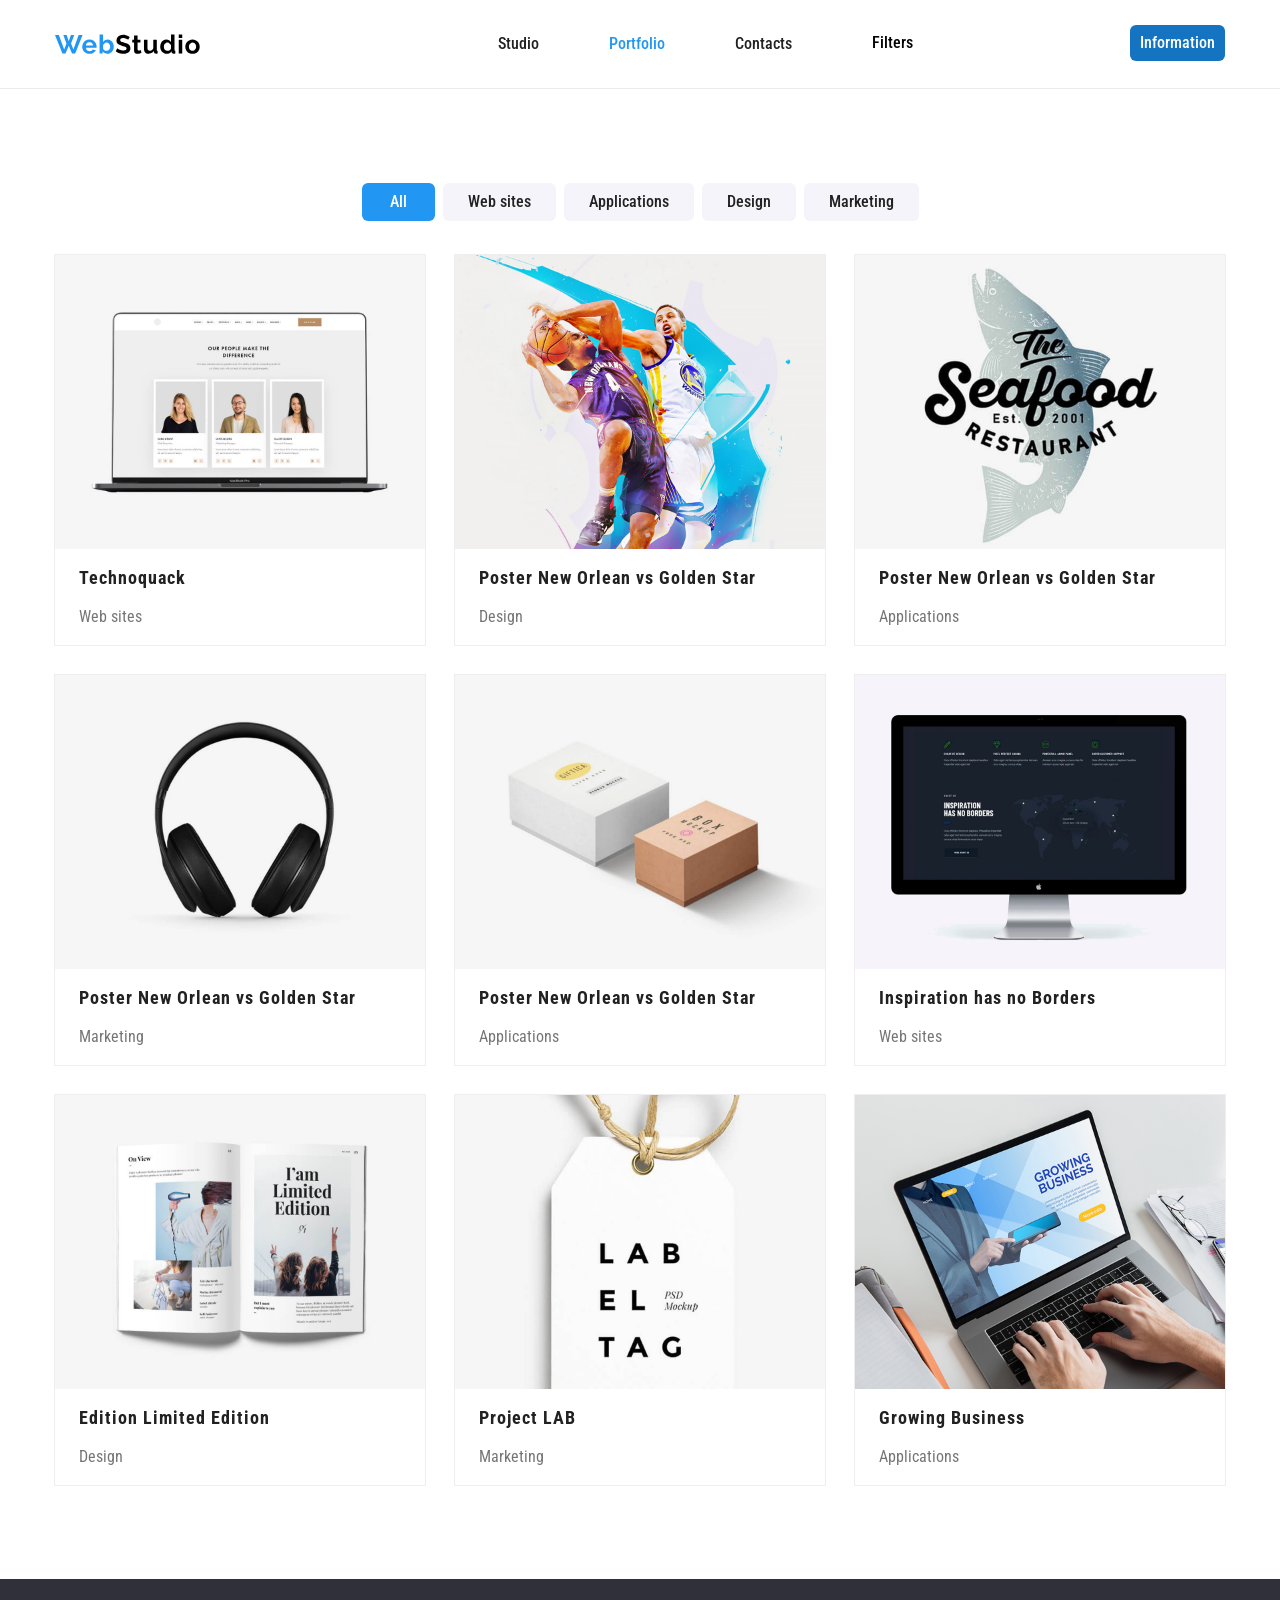
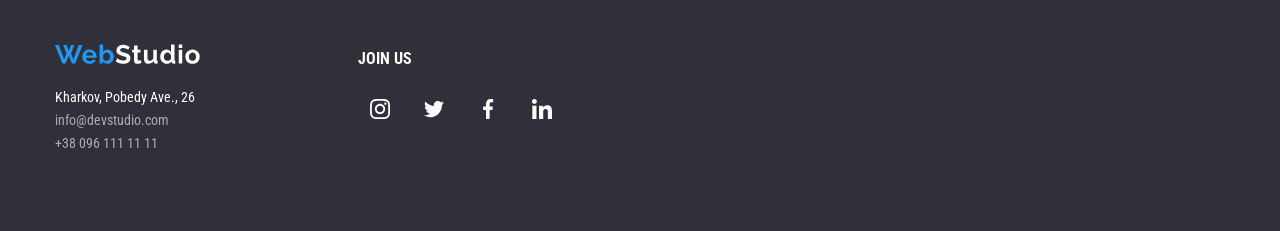
<file: Desktop/lessons-7-lessons-7/lessons-7-lessons-7/portfolio.html>
<!DOCTYPE html>
<html lang="zxx">
<head>
    <meta charset="UTF-8">
    <meta name="viewport" content="width=device-width, initial-scale=1.0">
    <title>Portfolio</title>
    <link rel="stylesheet" href="css/styles.css">
</head>

<body>
        <header class="header">
        <div class="container header-container">
            <a class="header-logo" href="#">
                <img src="img/logo-header.svg" alt="WebStudio" width="145" height="31">
            </a>

            <div class="burger-menu">
                <span></span>
            </div>
            
            <nav class="header-nav">
            <ul class="header-nav">
                <li>
                <a href="index.html">Studio</a>
                </li>
                <li>
                <a class="active" href="#">Portfolio</a>
                </li>
                <li>
                <a href="#">Contacts</a>
                </li>
                <li class="submenu">
                <a class="submenu a-submenu" href="#">Filters</a>
                    <ul>
                        <li>
                            <a href="#">Web sites</a>
                        </li>
                        <li>
                            <a href="#">Design</a>
                        </li>
                        <li>
                            <a href="#">Applications</a>
                        </li>
                        <li class="submenu">
                            <a href="#">All</a>
                            <ul style="padding: 0 2px 0 0; left: auto;">
                                <li>
                                    <a href="#">All Filters</a>
                                </li>
                                <li>
                                    <a href="#">Unique</a>
                                </li>
                            </ul>
                        </li>
                    </ul>
                </li>
            </ul>
            </nav>
            <div class=" info-d">
                <a href="#">Information</a>
                <ul>
                        <li>
                            <a href="mailto:info@devstudio.com">info@devstudio.com</a></li>
                        <li>
                            <a href="tel:+380961111111">+38 096 111 11 11</a></li>
                </ul>
            </div>
        </div>
    </header>
    <main>
        <section class="three">
        <div class="container">
            <div class="dow">
                <button class="dow-btn">All</button>
                <button class="dow-btn1">Web sites</button>
                <button class="dow-btn1">Applications</button>
                <button class="dow-btn1">Design</button>
                <button class="dow-btn1">Marketing</button>
            </div>

            <div class="dflex">

                <div class="bordp2">
                    <div class="test">
                    <img src="img/p2-1.png" alt="p2-1" width="370" height="294">
                    <p class="box">Lorem ipsum dolor sit amet, consectetur adipisicing. Quisquam, natus? Lorem ipsum dolor sit amet consectetur adipisicing elit. Consequatur nisi minus voluptas. Enim voluptatem itaque illum, molestias voluptates eaque voluptate?</p>
                    </div>
                    <div class="divp2">
                        <h3 class="h3p2">Technoquack</h3>
                        <p class="pp2">Web sites</p>
                    </div>
                </div>

                <div class="bordp2">
                    <div class="test">
                    <img class="imgp2" src="img/p2-2.png" alt="p2-2" width="370" height="294">
                    <p class="box">Lorem ipsum dolor sit amet, consectetur adipisicing. Quisquam, natus? Lorem ipsum dolor sit amet consectetur adipisicing elit. Consequatur nisi minus voluptas. Enim voluptatem itaque illum, molestias voluptates eaque voluptate?</p>
                    </div>
                    <div class="divp2">
                        <h3 class="h3p2">Poster New Orlean vs Golden Star</h3>
                        <p class="pp2">Design</p>
                    </div>
                </div>

                <div class="bordp2">
                    <div class="test">
                    <img class="imgp2" src="img/p2-3.png" alt="p2-3" width="370" height="294">
                    <p class="box">Lorem ipsum dolor sit amet, consectetur adipisicing. Quisquam, natus? Lorem ipsum dolor sit amet consectetur adipisicing elit. Consequatur nisi minus voluptas. Enim voluptatem itaque illum, molestias voluptates eaque voluptate?</p>
                    </div>
                    <div class="divp2">
                        <h3 class="h3p2">Poster New Orlean vs Golden Star</h3>
                        <p class="pp2">Applications</p>
                    </div>
                </div>

                <div class="bordp2">
                    <div class="test">
                    <img class="imgp2" src="img/p2-4.png" alt="p2-4" width="370" height="294">
                    <p class="box">Lorem ipsum dolor sit amet, consectetur adipisicing. Quisquam, natus? Lorem ipsum dolor sit amet consectetur adipisicing elit. Consequatur nisi minus voluptas. Enim voluptatem itaque illum, molestias voluptates eaque voluptate?</p>
                    </div>
                    <div class="divp2">
                        <h3 class="h3p2">Poster New Orlean vs Golden Star</h3>
                        <p class="pp2">Marketing</p>
                    </div>
                </div>

                <div class="bordp2">
                    <div class="test">
                    <img class="imgp2" src="img/p2-5.png" alt="p2-5" width="370" height="294">
                    <p class="box">Lorem ipsum dolor sit amet, consectetur adipisicing. Quisquam, natus? Lorem ipsum dolor sit amet consectetur adipisicing elit. Consequatur nisi minus voluptas. Enim voluptatem itaque illum, molestias voluptates eaque voluptate?</p>
                    </div>
                    <div class="divp2">
                        <h3 class="h3p2">Poster New Orlean vs Golden Star</h3>
                        <p class="pp2">Applications</p>
                    </div>
                </div>

                <div class="bordp2">
                    <div class="test">
                    <img class="imgp2" src="img/p2-6.png" alt="p2-6" width="370" height="294">
                    <p class="box">Lorem ipsum dolor sit amet, consectetur adipisicing. Quisquam, natus? Lorem ipsum dolor sit amet consectetur adipisicing elit. Consequatur nisi minus voluptas. Enim voluptatem itaque illum, molestias voluptates eaque voluptate?</p>
                    </div>
                    <div class="divp2">
                        <h3 class="h3p2">Inspiration has no Borders</h3>
                        <p class="pp2">Web sites</p>
                    </div>
                </div>

                <div class="bordp2">
                    <div class="test">
                    <img class="imgp2" src="img/p2-7.png" alt="p2-7" width="370" height="294">
                    <p class="box">Lorem ipsum dolor sit amet, consectetur adipisicing. Quisquam, natus? Lorem ipsum dolor sit amet consectetur adipisicing elit. Consequatur nisi minus voluptas. Enim voluptatem itaque illum, molestias voluptates eaque voluptate?</p>
                    </div>
                    <div class="divp2">
                        <h3 class="h3p2">Edition Limited Edition</h3>
                        <p class="pp2">Design</p>
                    </div>
                </div>

                <div class="bordp2">
                    <div class="test">
                    <img class="imgp2" src="img/p2-8.png" alt="p2-8" width="370" height="294">
                    <p class="box">Lorem ipsum dolor sit amet, consectetur adipisicing. Quisquam, natus? Lorem ipsum dolor sit amet consectetur adipisicing elit. Consequatur nisi minus voluptas. Enim voluptatem itaque illum, molestias voluptates eaque voluptate?</p>
                    </div>
                    <div class="divp2">
                        <h3 class="h3p2">Project LAB</h3>
                        <p class="pp2">Marketing</p>
                    </div>
                </div>

                <div class="bordp2">
                    <div class="test">
                    <img class="imgp2" src="img/p2-9.png" alt="p2-9" width="370" height="294">
                    <p class="box">Lorem ipsum dolor sit amet, consectetur adipisicing. Quisquam, natus? Lorem ipsum dolor sit amet consectetur adipisicing elit. Consequatur nisi minus voluptas. Enim voluptatem itaque illum, molestias voluptates eaque voluptate?</p>
                    </div>
                    <div class="divp2">
                        <h3 class="h3p2">Growing Business</h3>
                        <p class="pp2">Applications</p>
                    </div>
                </div>
            </div>
        </div>
            </section>

    </main>
<footer>
        <section class="footer">
            <div class="container">
                <div class="blockfoot">
                    <div class="footdiv1">
                    <div class="footer-out">
                        <a href="#">
                            <img class="img-footer" src="img/logo-footer.svg" alt="Logo" width="145" height="31">
                        </a>
                    </div>
                    <div class="footer-out2">
                        <h3>Kharkov, Pobedy Ave., 26</h3>
                    </div>
                        <div class="footer-a">
                        <a href="mailto:info@devstudio.com">info@devstudio.com</a>
                        </div>
                        <div class="footer-a">
                        <a href="tel:+380961111111">+38 096 111 11 11</a>
                        </div>
                    </div>

                    <div class="footdiv2">
                        <div class="dlogofoot">
                            <h3 class="footh3">join us</h3>
                            <ul>
                                <li>
                                    <a href="https://www.instagram.com">
                                        <svg class="iconwhite">
                                            <use href="img/sprites.svg#Instagram1"></use>
                                        </svg>
                                    </a>
                                </li>
                                <li>
                                    <a href="https://twitter.com">
                                        <svg class="iconwhite">
                                            <use href="img/sprites.svg#twitter2"></use>
                                        </svg>
                                    </a>
                                </li>
                                <li>
                                    <a href="https://www.facebook.com/">
                                            <svg class="iconwhite">
                                            <use href="img/sprites.svg#facebook3"></use>
                                        </svg>
                                    </a>
                                </li>
                                <li>
                                    <a href="https://fr.linkedin.com/">
                                        <svg class="iconwhite">
                                            <use href="img/sprites.svg#linkedin4"></use>
                                        </svg>
                                    </a>
                                </li>
                            </ul>
                        </div>
                </div>
            </div>
        </div>
        </section>
    </footer>
</body>
</html>
</file>
<file: Desktop/lessons-7-lessons-7/lessons-7-lessons-7/css/styles.css>
@import url("reset.css");
@import url("fonts.css");

body {
    font-family: 'Roboto', sans-serif;
    color: #212121;
}

.container {
    max-width: 1200px;
    margin: 0 auto;
    padding: 0 15px;
}

.burger-menu {
    display: none;
    width: 30px;
    height: 20px;
    margin-left: auto;
    position: relative;
    cursor: pointer;
}

.burger-menu::before, .burger-menu::after, .burger-menu span {
    content: '';
    position: absolute;
    top: 0;
    right: 0;
    left: 0;
    height: 4px;
    background: #000;
}

.burger-menu span {
    top: 50%;
    transform: translateY(-50%);
}

.burger-menu::after {
    top: auto;
    bottom: 0;
}

.hidden {
    position: absolute;
    z-index: -1;
    width: 0;
    height: 0;
    opacity: 0;
}

.btn {
    display: inline-block;
    color: #fff;
    font-size: 16px;
    font-weight: 700;
    letter-spacing: 1px;
    background: #2196F3;
    padding: 17px;
    min-width: 200px;
    cursor: pointer;
    border-radius: 6px;
    text-align: center;
}

.btn:hover {
    background: #1574c2;
}

.header-container {
    display: flex;
    justify-content: space-between;
    text-align: center;
    align-items: center;
}

.header {
    padding: 25px 0;
    font-weight: 500;
    border-bottom: 1px solid #ECECEC;
    position: relative;
}

.header-logo {
    margin-right: 90px;
}

.header-nav {
    display: flex;
    gap: 70px;
    position: relative;
    align-items: center;
}

.header-nav a {
    color: #212121;
    text-decoration: none;
    justify-content: center;
}

.header-info a:hover, .header-nav a:hover, .info-d a:hover {
    color: #2196F3;
}

.header-nav a.active {
    color: #2196F3;
}

.header-list {
    display: flex;
    gap: 30px;
    justify-content: center;
}

.header-info {
    margin: 0 auto;
}

.header-info a {
    color: #757575;
    text-decoration: none;
}

.hero {
    min-height: 600px;
    background: linear-gradient(rgba(0,0,0, .3), rgba(0,0,0, .7)), url('../img/Img.jpg') no-repeat center/cover;
    color: #fff;
    display: flex;
    flex-flow: column;
    justify-content: center;
    position: relative;
}

.hero-title {
    font-size: 44px;
    line-height: 60px;
    font-weight: 900;
    text-transform: uppercase;
    letter-spacing: 3px;
    margin-bottom: 30px;
}

.hero-box {
    text-align: center;
    max-width: 696px;
    margin: 0 auto;
}

.hero-box h1, button {
    position: relative;
    z-index: 1;
}

.about {
    padding: 94px 0;
}

.about-boxes {
    display: flex;
    gap: 30px;
    flex-wrap: wrap;
}

.about-box {
    flex: 1 1 22%;
    padding-top: 150px;
    position: relative;
}

.about-box::before {
    background: #F5F4FA url('../img/Group1.svg') no-repeat 50%/70px auto;
    content: '';
    position: absolute;
    top: 0;
    left: 0;
    right: 0;
    height: 120px;
    border-radius: 6px;
}

.about-box+.about-box::before {
    background: #F5F4FA url('../img/Group2.svg') no-repeat 50%/70px auto;
    content: '';
    position: absolute;
    top: 0;
    left: 0;
    right: 0;
    height: 120px;
    border-radius: 6px;
}

.about-box+.about-box+.about-box::before {
    background: #F5F4FA url('../img/Group3.svg') no-repeat 50%/70px auto;
    content: '';
    position: absolute;
    top: 0;
    left: 0;
    right: 0;
    height: 120px;
    border-radius: 6px;
}

.about-box+.about-box+.about-box+.about-box::before {
    background: #F5F4FA url('../img/Group4.svg') no-repeat 50%/70px auto;
    content: '';
    position: absolute;
    top: 0;
    left: 0;
    right: 0;
    height: 120px;
    border-radius: 6px;
}

.dlogo {
    padding: 16px 30px 32px 32px;
    position: relative;
}

.dlogo a {
    display: flex;
    width: 44px;
    height: 44px;
    padding: 12px 12px;
    background-position: center;
}

.dlogo a:hover {
    background: #2b93e9;
    border-radius: 50%;
    fill: #FFFFFF;
        transition: all .5s ease-out;
}

.dlogo a:hover svg{
    fill: #FFFFFF;
        transition: all .5s ease-out;
}

.dlogo>ul {
    display: flex;
    gap: 10px;
}

.about-title {
    margin-bottom: 10px;
    font-weight: 700;
    text-transform: uppercase;
}

.about-p {
    color: #757575;
    line-height: 25px;
}

.three {
padding: 94px 0;
}

.three-title {
    margin-bottom: 50px;
    font-weight: 700;
    font-size: 36px;
    letter-spacing: 1px;
    text-align: center;
}

.three-two {
    display: flex;
    flex-wrap: wrap;
    margin: 0 -15px;
}

.cards {
    display: flex;
    flex: 1 1 33%;
    padding: 0 15px;
}

.cards > div {
    position: relative;
    overflow: hidden;
    height: 294px;
}

.cards img {
    width: 100%;
    height: 100%;
    object-fit: cover;
}

.last {
    background: #F5F4FA;
    padding: 94px 0;
    display: flex;
}

.last-title {
    margin-bottom: 50px;
    font-weight: 700;
    font-size: 36px;
    letter-spacing: 2px;
    text-align: center;
}

.last-box {
    display: flex;
    gap: 30px;
    overflow: hidden;
}

.last-img {
    background: #fff;
    box-shadow: 2px 3px 5px 2px #00000024;
    border-bottom-right-radius: 6px;
    border-bottom-left-radius: 6px;
    display: flex;
    flex-wrap: wrap;
}

.image {width: 100%;}

.last-desc {
    margin: 0 auto;
    padding: 30px;
}

.last-h3 {
    font-weight: 500;
    font-size: 16px;
    text-align: center;
    letter-spacing: 1px;
    margin-bottom: 10px;
}

.last-p {
    color: #757575;
    font-weight: 400;
    text-align: center;
    font-size: 16px;
}

.dow {
    margin: 0 auto;
    margin-bottom: 34px;
    display: flex;
    justify-content: center;
    gap: 8px;
}

.dow-btn {
    display: inline-block;
    color: #fff;
    font-size: 16px;
    font-weight: 500;
    background: #2196F3;
    padding: 6px;
    min-width: 73px;
    cursor: pointer;
    border-radius: 6px;
    text-align: center;
}

.dow-btn1 {
    display: inline-block;
    color: #212121;
    font-size: 16px;
    font-weight: 500;
    background: #F5F4FA;
    padding: 11px 25px;
    cursor: pointer;
    border-radius: 6px;
}

.dow-btn:hover {
    background: #0d538c;
}

.dow-btn1:hover {
background: #b6b4c2;
}

.dflex {
    display: flex;
    flex-wrap: wrap;
    gap: 30px;
}

.imgp2 {
    margin-bottom: 20px;
    height: 294px;
    width: 100%;
    object-fit: cover;
    overflow: hidden;
}

.h3p2 {
    font-weight: 700;
    font-size: 18px;
    letter-spacing: 1px;
    margin-bottom: 4px;
    height: 36px;
}

.pp2 {
    font-weight: 400;
    color: #757575;
    font-size: 16px;
}

.divp2 {
    padding: 20px 24px;
}

.bordp2 {
    outline: 1px solid #EEEEEE;
    flex: 1 1 30%;
    position: relative;
}

.bordp2 img {
    width: 100%;
    height: 294px;
    object-fit: cover;
}

.test {
    height: 294px;
    position: relative;
}

.test img {
    width: 100%;
    height: 100%;
    object-fit:cover;
}

.box {
    background: rgba(33, 150, 243, 0.9);
    color: #fff;
    position: absolute;
    inset: 0;
    padding: 24px;
    align-items: center;
    display: none;
    font-size: 18px;
    line-height: 28px;

}

.bordp2:hover .box {
    display: flex;
}

.cards:hover .cards-desc {
    display: block;
}

.cards-desc {
    position: absolute;
    bottom: 0;
    left: 0;
    right: 0;
    background: rgba(47, 48, 58, 0.8);
    padding: 20px 10px;
    color: white;
    text-align: center;
    font-weight: 700;
    font-size: 14px;
    text-transform: uppercase;
    display: none;
}

.submenu {
    position: relative;
}

.submenu ul {
    z-index: 5;
}

.submenu>ul {
    position: absolute;
    display: none;
    padding: 25px 0 0;
    min-width: 150px;
    top: 100%;
    left: 0;
}

.submenu .submenu>ul{
    top: 0;
    right: 100%;
    z-index: 2;
}

.submenu a {
    color: white;
    display: block;
    background-color: #1574c2;
    border-radius: 6px;
    margin-bottom: 2px;
    padding: 10px 10px ;
}

.submenu.a-submenu {
    background: inherit;
    color: black;
}

.submenu:hover>ul {
    display: block;
}

.info-d {
    text-decoration: none;
    position: relative;
}

.info-d>ul {
    position: absolute;
    display: none;
    padding: 25px 0 0 0;
}

.info-d a {
    color: white;
    display: block;
    text-decoration: none;
    background-color: #1574c2;
    border-radius: 6px;
    margin-bottom: 2px;
    padding: 10px 10px;
}

.info-d:hover>ul {
    display: block;
    z-index: 5;
}

.dlogofoot a {
    display: flex;
    width: 44px;
    height: 44px;
    background-position: center;
    padding: 12px 12px;
}

.dlogofoot a:hover {
    background: #2196F3;
    border-radius: 50%;
    transition: all .5s linear;
}

.dlogofoot>ul {
    display: flex;
    gap: 10px;
}

.footer {
    background: #2F303A;
    min-height: 252px;
    display: block;
}

.img-footer {
    margin-top: 60px;
    margin-bottom: 20px;
}

.footer-out {
    color: #FFFFFF;
}

.footer-out2 {
    color: #FFF;
    display: block;
    margin-bottom: 9px;
    font-weight: 400;
    font-size: 14px;
}

.footer-a {
    display: block;
}

.footer-a a{
    font-weight: 400;
    font-size: 14px;
    margin: 9px 0;
    display: block;
    text-decoration: none;
    color: #FFFFFF99;
}

.footer-a a:hover {
    color: #2196F3;
}

.footdiv1 {
    width: 231px;
}

.footdiv1, .footdiv2 {
    display: inline-block;
}

.blockfoot {
    display: flex;
}

.footdiv2 {
    padding: 62px 72px;
}

.footh3 {
    padding: 10px 0px 20px 0;
    color: white;
    text-transform: uppercase;
    font-weight: 700;
    font-size: 16px;
}

.iconwhite {
    fill: #FFFFFF;
}

.iconAFB1B8 {
    fill: #AFB1B8;
}

.iconAFB1B8106x60 {
    width: 106px;
    height: 60px;
    fill: #AFB1B8;
}

.fox{
    display: flex;
    gap: 30px;
    cursor: pointer;
}

.fox li {
    flex: 1 1 16%;
    border: 1px solid #AFB1B8;
    border-radius: 6px;
    padding: 16px 32px;
    min-width: 0;
}

.fox li:hover svg {
    fill: #d6e4f0;
    transition: all 1s linear;
}

.fox li:hover {
    fill: #2196F3;
    background: #2196F3;
    border: 1px solid #2196F3;
    transition: all 1s linear;
    }

    @media  screen and (max-width: 1000px) {
    .header-nav{display: none;}
    .header-logo{margin-right: 30px;}
    .header-nav{gap: 30px;}

    .about-box {flex: 1 1 25%;}
    .three-two { row-gap: 30px;}
    
    .last-box {flex-wrap: wrap;}
    .last-img {flex: 1 1 45%; height: 622px; justify-content: center;}
    .image {width: 100%; height: 460px;}
    .spacer { text-align: center;}
    .dlogo {padding: 0; margin-bottom: 24px;}
    .three {display: none;}

    .blockfoot {flex-direction: column; align-items: center;}
    .footh3,.footdiv1 {text-align: center;}
}

    @media  screen and (max-width:768px) {
    .burger-menu { display: block;}
    .info-d {display: none;}
    .hero-title {font-style: 26px; line-height: 42px;}
    .hero-box, {min-height: 400px;}
    .about-box {flex: 1 1 33%;}
    .about, .three {padding: 60px 0;}
    .hero-title, .about-p {font-size: 14px;}
    .cards { flex-basis: 50%;justify-content: center;}
    .last-title {font-size: 28px;}

    .last-box {flex-wrap: wrap;}
    .last-img {flex: 1 1 45%;; justify-content: center;}
    .image {width: 100%;}
    .spacer { text-align: center;}
    .dlogo {padding: 0; margin-bottom: 24px;}

    .three {display: none;}
    .blockfoot {flex-direction: column; align-items: center;}
    .footh3,.footdiv1 {text-align: center;}
    }




    @media  screen and (max-width:480px) {
    .hero-title {font-style: 26px;line-height: 42px;}
    .hero-box {min-height: 400px;}
    .about-box {flex: 1 1 100%;}
    .about, .three {padding: 60px 0;}
    .hero-title, .about-p {font-size: 14px;}
    .cards { flex-basis: 100%;justify-content: center;}

        .last-box {flex-wrap: wrap;}
    .last-img {flex: 1 1 100%; height: 622px; justify-content: center;}
    .image {width: 100%; height: 460px;}
    .spacer { text-align: center;}
    .dlogo {padding: 0; margin-bottom: 24px;}
    .three {display: none;}
    .blockfoot {flex-direction: column; align-items: center;}
    .footh3,.footdiv1 {text-align: center;}
    }
</file>
